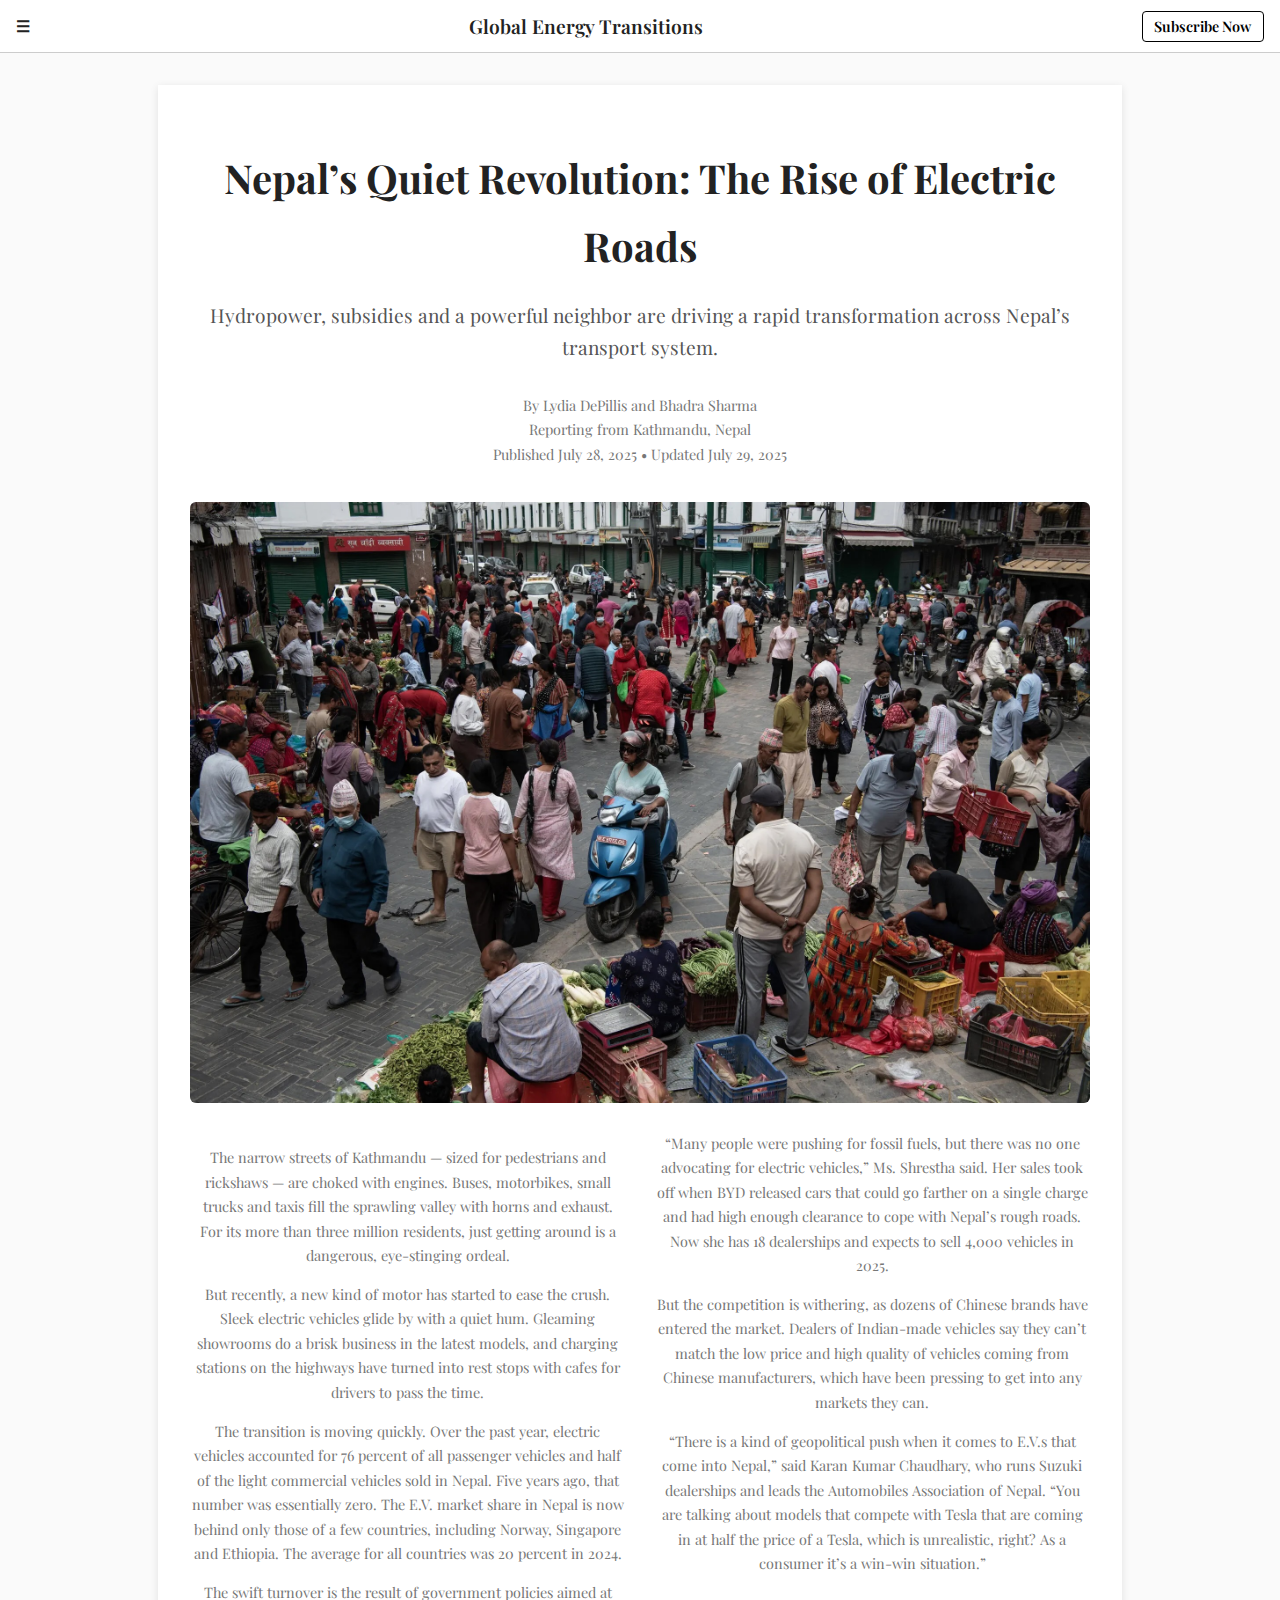
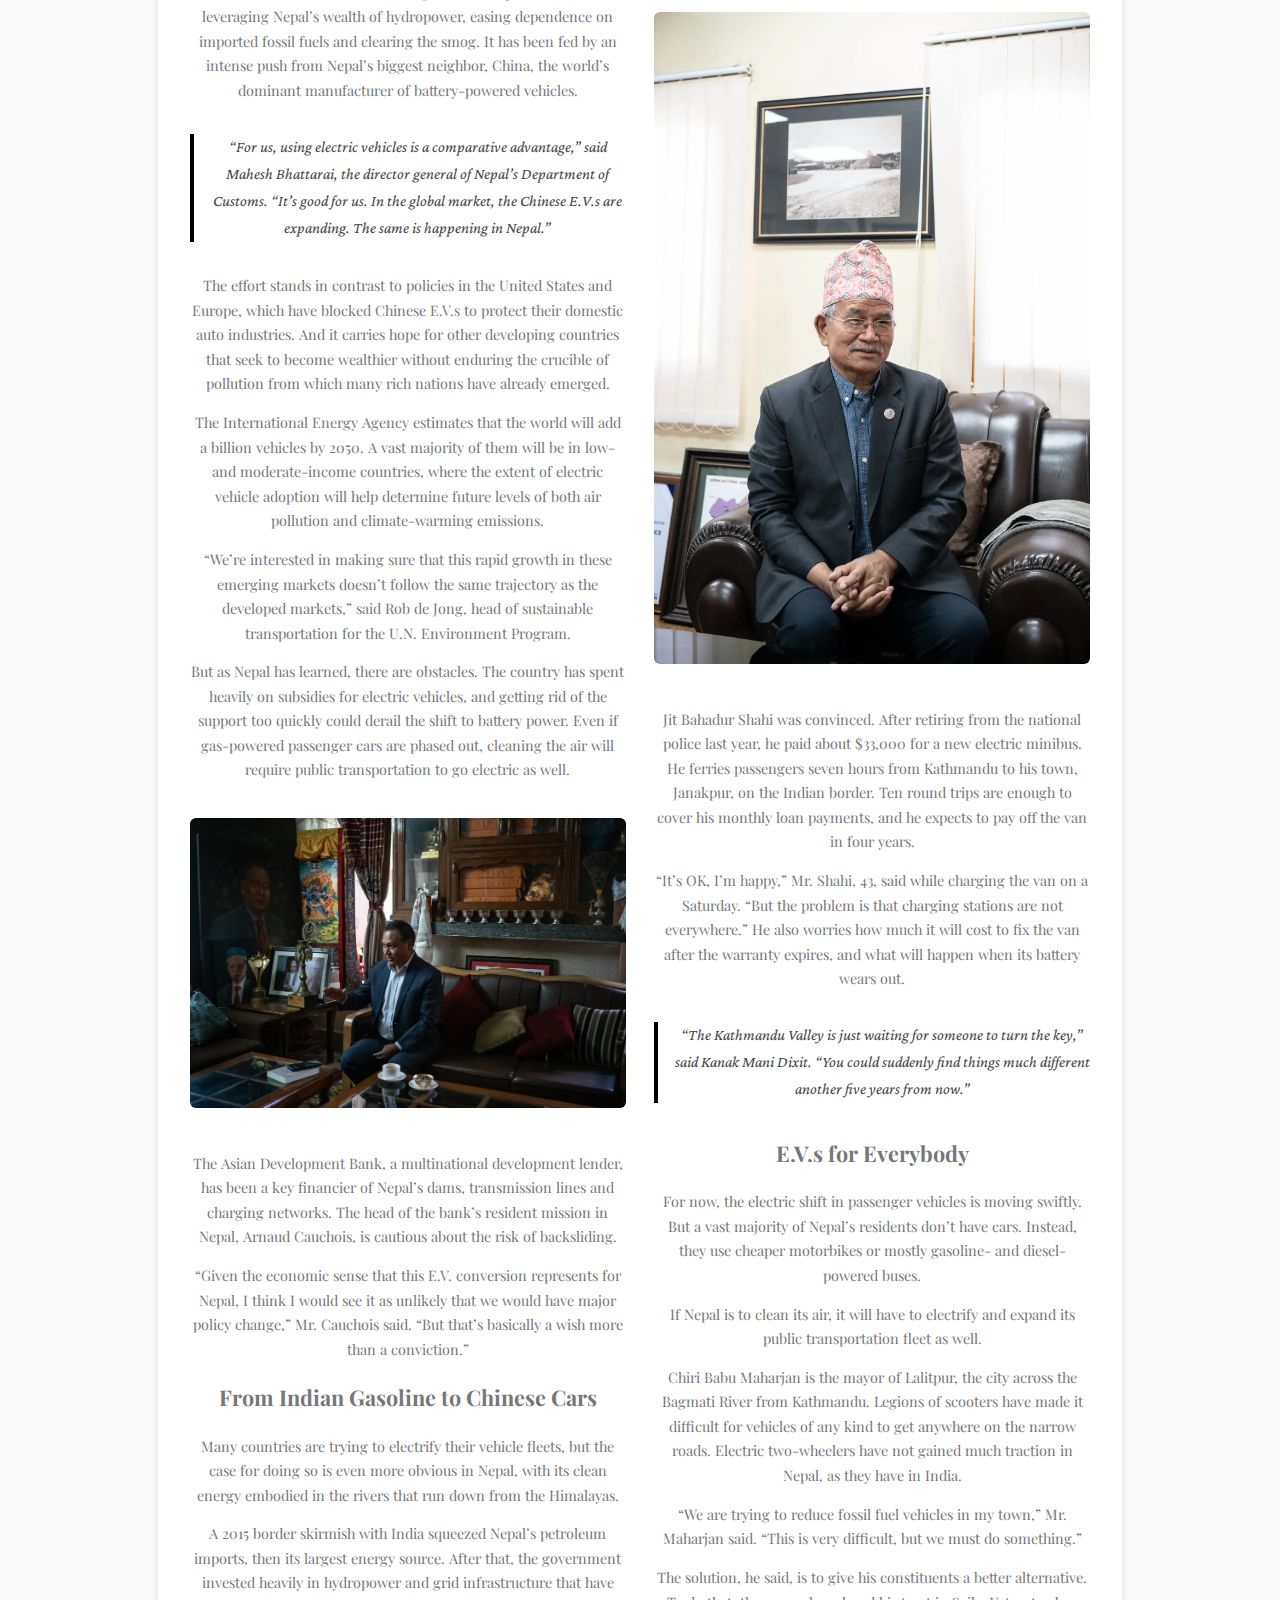
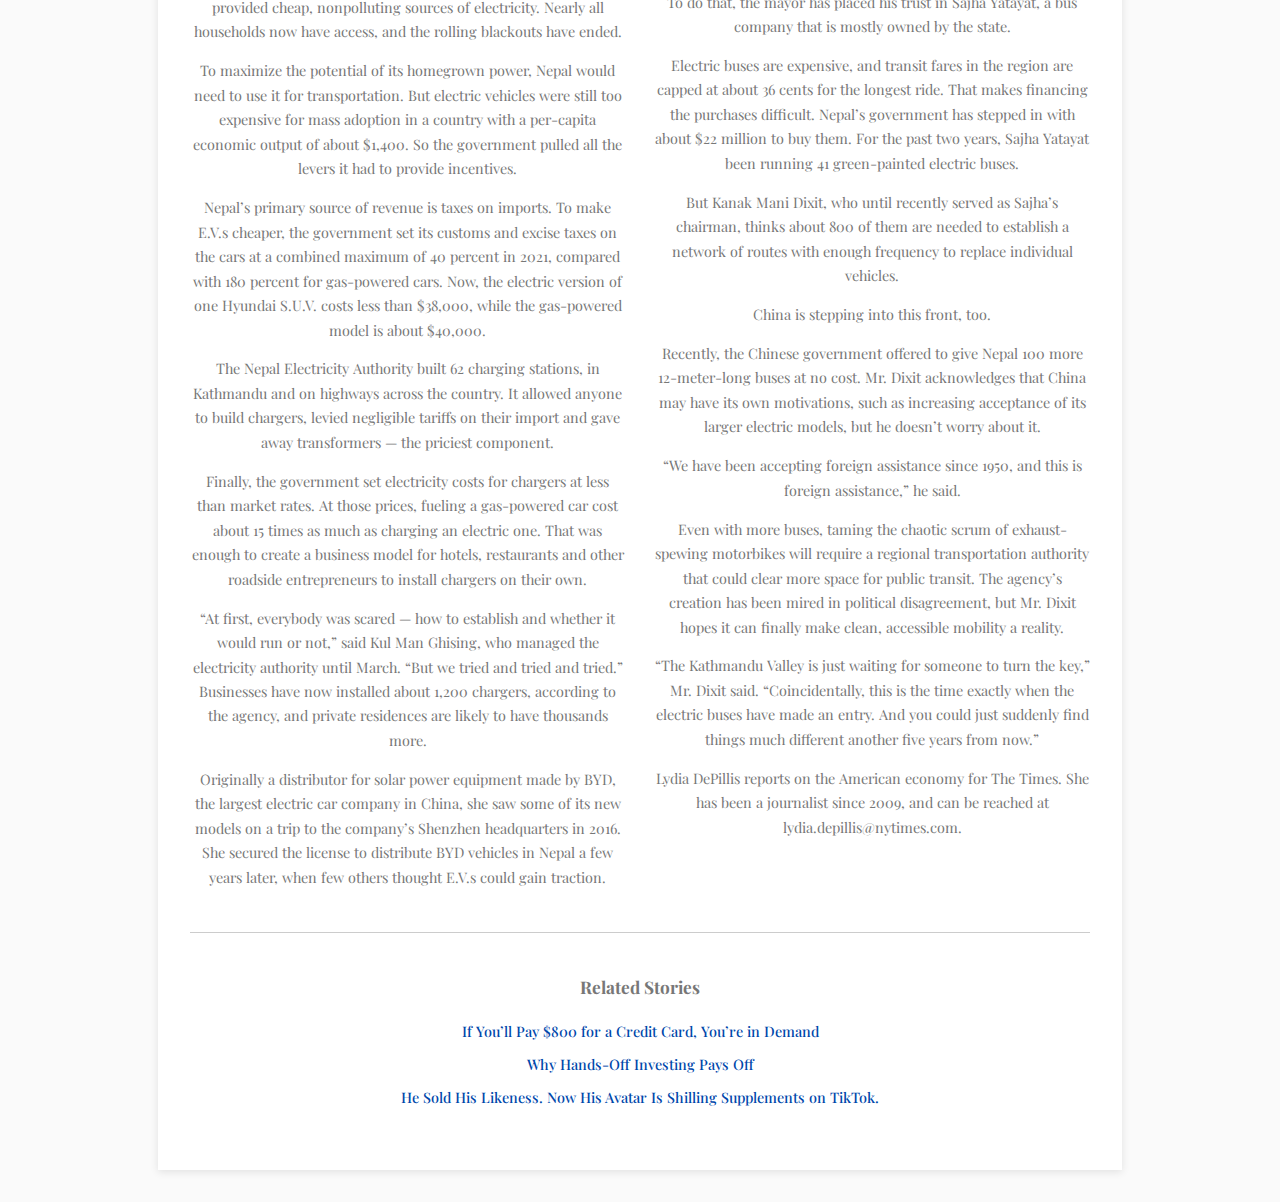
<file: FrazierLayout/index.html>
<!DOCTYPE html>
<html lang="en">
<head>
    <meta charset="UTF-8">
    <meta name="viewport" content="width=device-width, initial-scale=1.0">
    <title>Nepal’s Quiet Revolution: The Rise of Electric Roads</title>
    <link href="https://fonts.googleapis.com/css2?family=Playfair+Display:wght@400;600;700&family=Crimson+Pro:ital,wght@0,400;1,400&display=swap" rel="stylesheet">
    <link rel="stylesheet" href="stylesheet.css">
</head>

<body>
    <header class="masthead">
        <div class="masthead-left">☰</div>
        <div class="masthead-center">Global Energy Transitions</div>
        <div class="masthead-right"><a href="#" class="subscribe">Subscribe Now</a></div>
    </header>

    <div id="content">
        <h1 class="headline">Nepal’s Quiet Revolution: The Rise of Electric Roads</h1>
        <p class="chatter">Hydropower, subsidies and a powerful neighbor are driving a rapid transformation across Nepal’s transport system.</p>
        <div class="byline">By Lydia DePillis and Bhadra Sharma<br>Reporting from Kathmandu, Nepal<br>Published July 28, 2025 • Updated July 29, 2025</p>

        <img src="image1.jpeg" alt="Street scene in Kathmandu" class="wide-image">

        <div class="article-body">
            <p>The narrow streets of Kathmandu — sized for pedestrians and rickshaws — are choked with engines. Buses, motorbikes, small trucks and taxis fill the sprawling valley with horns and exhaust. For its more than three million residents, just getting around is a dangerous, eye-stinging ordeal.</p>

            <p>But recently, a new kind of motor has started to ease the crush. Sleek electric vehicles glide by with a quiet hum. Gleaming showrooms do a brisk business in the latest models, and charging stations on the highways have turned into rest stops with cafes for drivers to pass the time.</p>

            <p>The transition is moving quickly. Over the past year, electric vehicles accounted for 76 percent of all passenger vehicles and half of the light commercial vehicles sold in Nepal. Five years ago, that number was essentially zero. The E.V. market share in Nepal is now behind only those of a few countries, including Norway, Singapore and Ethiopia. The average for all countries was 20 percent in 2024.</p>

            <p>The swift turnover is the result of government policies aimed at leveraging Nepal’s wealth of hydropower, easing dependence on imported fossil fuels and clearing the smog. It has been fed by an intense push from Nepal’s biggest neighbor, China, the world’s dominant manufacturer of battery-powered vehicles.</p>

            <blockquote>“For us, using electric vehicles is a comparative advantage,” said Mahesh Bhattarai, the director general of Nepal’s Department of Customs. “It’s good for us. In the global market, the Chinese E.V.s are expanding. The same is happening in Nepal.”</blockquote>

            <p>The effort stands in contrast to policies in the United States and Europe, which have blocked Chinese E.V.s to protect their domestic auto industries. And it carries hope for other developing countries that seek to become wealthier without enduring the crucible of pollution from which many rich nations have already emerged.</p>

            <p>The International Energy Agency estimates that the world will add a billion vehicles by 2050. A vast majority of them will be in low- and moderate-income countries, where the extent of electric vehicle adoption will help determine future levels of both air pollution and climate-warming emissions.</p>

            <p>“We’re interested in making sure that this rapid growth in these emerging markets doesn’t follow the same trajectory as the developed markets,” said Rob de Jong, head of sustainable transportation for the U.N. Environment Program.</p>

            <p>But as Nepal has learned, there are obstacles. The country has spent heavily on subsidies for electric vehicles, and getting rid of the support too quickly could derail the shift to battery power. Even if gas-powered passenger cars are phased out, cleaning the air will require public transportation to go electric as well.</p>

            <img src="image3.jpeg" alt="Nepalese official in discussion" class="half-image">

            <p>The Asian Development Bank, a multinational development lender, has been a key financier of Nepal’s dams, transmission lines and charging networks. The head of the bank’s resident mission in Nepal, Arnaud Cauchois, is cautious about the risk of backsliding.</p>

            <p>“Given the economic sense that this E.V. conversion represents for Nepal, I think I would see it as unlikely that we would have major policy change,” Mr. Cauchois said. “But that’s basically a wish more than a conviction.”</p>

            <h2>From Indian Gasoline to Chinese Cars</h2>

            <p>Many countries are trying to electrify their vehicle fleets, but the case for doing so is even more obvious in Nepal, with its clean energy embodied in the rivers that run down from the Himalayas.</p>

            <p>A 2015 border skirmish with India squeezed Nepal’s petroleum imports, then its largest energy source. After that, the government invested heavily in hydropower and grid infrastructure that have provided cheap, nonpolluting sources of electricity. Nearly all households now have access, and the rolling blackouts have ended.</p>

            <p>To maximize the potential of its homegrown power, Nepal would need to use it for transportation. But electric vehicles were still too expensive for mass adoption in a country with a per-capita economic output of about $1,400. So the government pulled all the levers it had to provide incentives.</p>

            <p>Nepal’s primary source of revenue is taxes on imports. To make E.V.s cheaper, the government set its customs and excise taxes on the cars at a combined maximum of 40 percent in 2021, compared with 180 percent for gas-powered cars. Now, the electric version of one Hyundai S.U.V. costs less than $38,000, while the gas-powered model is about $40,000.</p>

            <p>The Nepal Electricity Authority built 62 charging stations, in Kathmandu and on highways across the country. It allowed anyone to build chargers, levied negligible tariffs on their import and gave away transformers — the priciest component.</p>

            <p>Finally, the government set electricity costs for chargers at less than market rates. At those prices, fueling a gas-powered car cost about 15 times as much as charging an electric one. That was enough to create a business model for hotels, restaurants and other roadside entrepreneurs to install chargers on their own.</p>

            <p>“At first, everybody was scared — how to establish and whether it would run or not,” said Kul Man Ghising, who managed the electricity authority until March. “But we tried and tried and tried.” Businesses have now installed about 1,200 chargers, according to the agency, and private residences are likely to have thousands more.</p>

            <p>Originally a distributor for solar power equipment made by BYD, the largest electric car company in China, she saw some of its new models on a trip to the company’s Shenzhen headquarters in 2016. She secured the license to distribute BYD vehicles in Nepal a few years later, when few others thought E.V.s could gain traction.</p>

            <p>“Many people were pushing for fossil fuels, but there was no one advocating for electric vehicles,” Ms. Shrestha said. Her sales took off when BYD released cars that could go farther on a single charge and had high enough clearance to cope with Nepal’s rough roads. Now she has 18 dealerships and expects to sell 4,000 vehicles in 2025.</p>

            <p>But the competition is withering, as dozens of Chinese brands have entered the market. Dealers of Indian-made vehicles say they can’t match the low price and high quality of vehicles coming from Chinese manufacturers, which have been pressing to get into any markets they can.</p>

            <p>“There is a kind of geopolitical push when it comes to E.V.s that come into Nepal,” said Karan Kumar Chaudhary, who runs Suzuki dealerships and leads the Automobiles Association of Nepal. “You are talking about models that compete with Tesla that are coming in at half the price of a Tesla, which is unrealistic, right? As a consumer it’s a win-win situation.”</p>

            <img src="image9.jpeg" alt="Mahesh Bhattarai portrait" class="half-image">

            <p>Jit Bahadur Shahi was convinced. After retiring from the national police last year, he paid about $33,000 for a new electric minibus. He ferries passengers seven hours from Kathmandu to his town, Janakpur, on the Indian border. Ten round trips are enough to cover his monthly loan payments, and he expects to pay off the van in four years.</p>

            <p>“It’s OK, I’m happy,” Mr. Shahi, 43, said while charging the van on a Saturday. “But the problem is that charging stations are not everywhere.” He also worries how much it will cost to fix the van after the warranty expires, and what will happen when its battery wears out.</p>

            <blockquote>“The Kathmandu Valley is just waiting for someone to turn the key,” said Kanak Mani Dixit. “You could suddenly find things much different another five years from now.”</blockquote>

            <h2>E.V.s for Everybody</h2>

            <p>For now, the electric shift in passenger vehicles is moving swiftly. But a vast majority of Nepal’s residents don’t have cars. Instead, they use cheaper motorbikes or mostly gasoline- and diesel-powered buses.</p>

            <p>If Nepal is to clean its air, it will have to electrify and expand its public transportation fleet as well.</p>

            <p>Chiri Babu Maharjan is the mayor of Lalitpur, the city across the Bagmati River from Kathmandu. Legions of scooters have made it difficult for vehicles of any kind to get anywhere on the narrow roads. Electric two-wheelers have not gained much traction in Nepal, as they have in India.</p>

            <p>“We are trying to reduce fossil fuel vehicles in my town,” Mr. Maharjan said. “This is very difficult, but we must do something.”</p>

            <p>The solution, he said, is to give his constituents a better alternative. To do that, the mayor has placed his trust in Sajha Yatayat, a bus company that is mostly owned by the state.</p>

            <p>Electric buses are expensive, and transit fares in the region are capped at about 36 cents for the longest ride. That makes financing the purchases difficult. Nepal’s government has stepped in with about $22 million to buy them. For the past two years, Sajha Yatayat been running 41 green-painted electric buses.</p>

            <p>But Kanak Mani Dixit, who until recently served as Sajha’s chairman, thinks about 800 of them are needed to establish a network of routes with enough frequency to replace individual vehicles.</p>

            <p>China is stepping into this front, too.</p>

            <p>Recently, the Chinese government offered to give Nepal 100 more 12-meter-long buses at no cost. Mr. Dixit acknowledges that China may have its own motivations, such as increasing acceptance of its larger electric models, but he doesn’t worry about it.</p>

            <p>“We have been accepting foreign assistance since 1950, and this is foreign assistance,” he said.</p>

            <p>Even with more buses, taming the chaotic scrum of exhaust-spewing motorbikes will require a regional transportation authority that could clear more space for public transit. The agency’s creation has been mired in political disagreement, but Mr. Dixit hopes it can finally make clean, accessible mobility a reality.</p>

            <p>“The Kathmandu Valley is just waiting for someone to turn the key,” Mr. Dixit said. “Coincidentally, this is the time exactly when the electric buses have made an entry. And you could just suddenly find things much different another five years from now.”</p>

            <p class="credit">Lydia DePillis reports on the American economy for The Times. She has been a journalist since 2009, and can be reached at lydia.depillis@nytimes.com.</p>
        </div>

        <section class="related-links">
            <h3>Related Stories</h3>
            <ul>
            <li><a href="https://www.nytimes.com/2025/07/28/business/nepal-electric-vehicles-china.html" target="_blank">If You’ll Pay $800 for a Credit Card, You’re in Demand</a></li>
            <li><a href="https://www.nytimes.com/2025/07/28/business/nepal-electric-vehicles-china.html" target="_blank">Why Hands-Off Investing Pays Off</a></li>
            <li><a href="https://www.nytimes.com/2025/07/28/business/nepal-electric-vehicles-china.html" target="_blank">He Sold His Likeness. Now His Avatar Is Shilling Supplements on TikTok.</a></li>
        </ul>
        </section>
    </div>
</body>
</html>
</file>
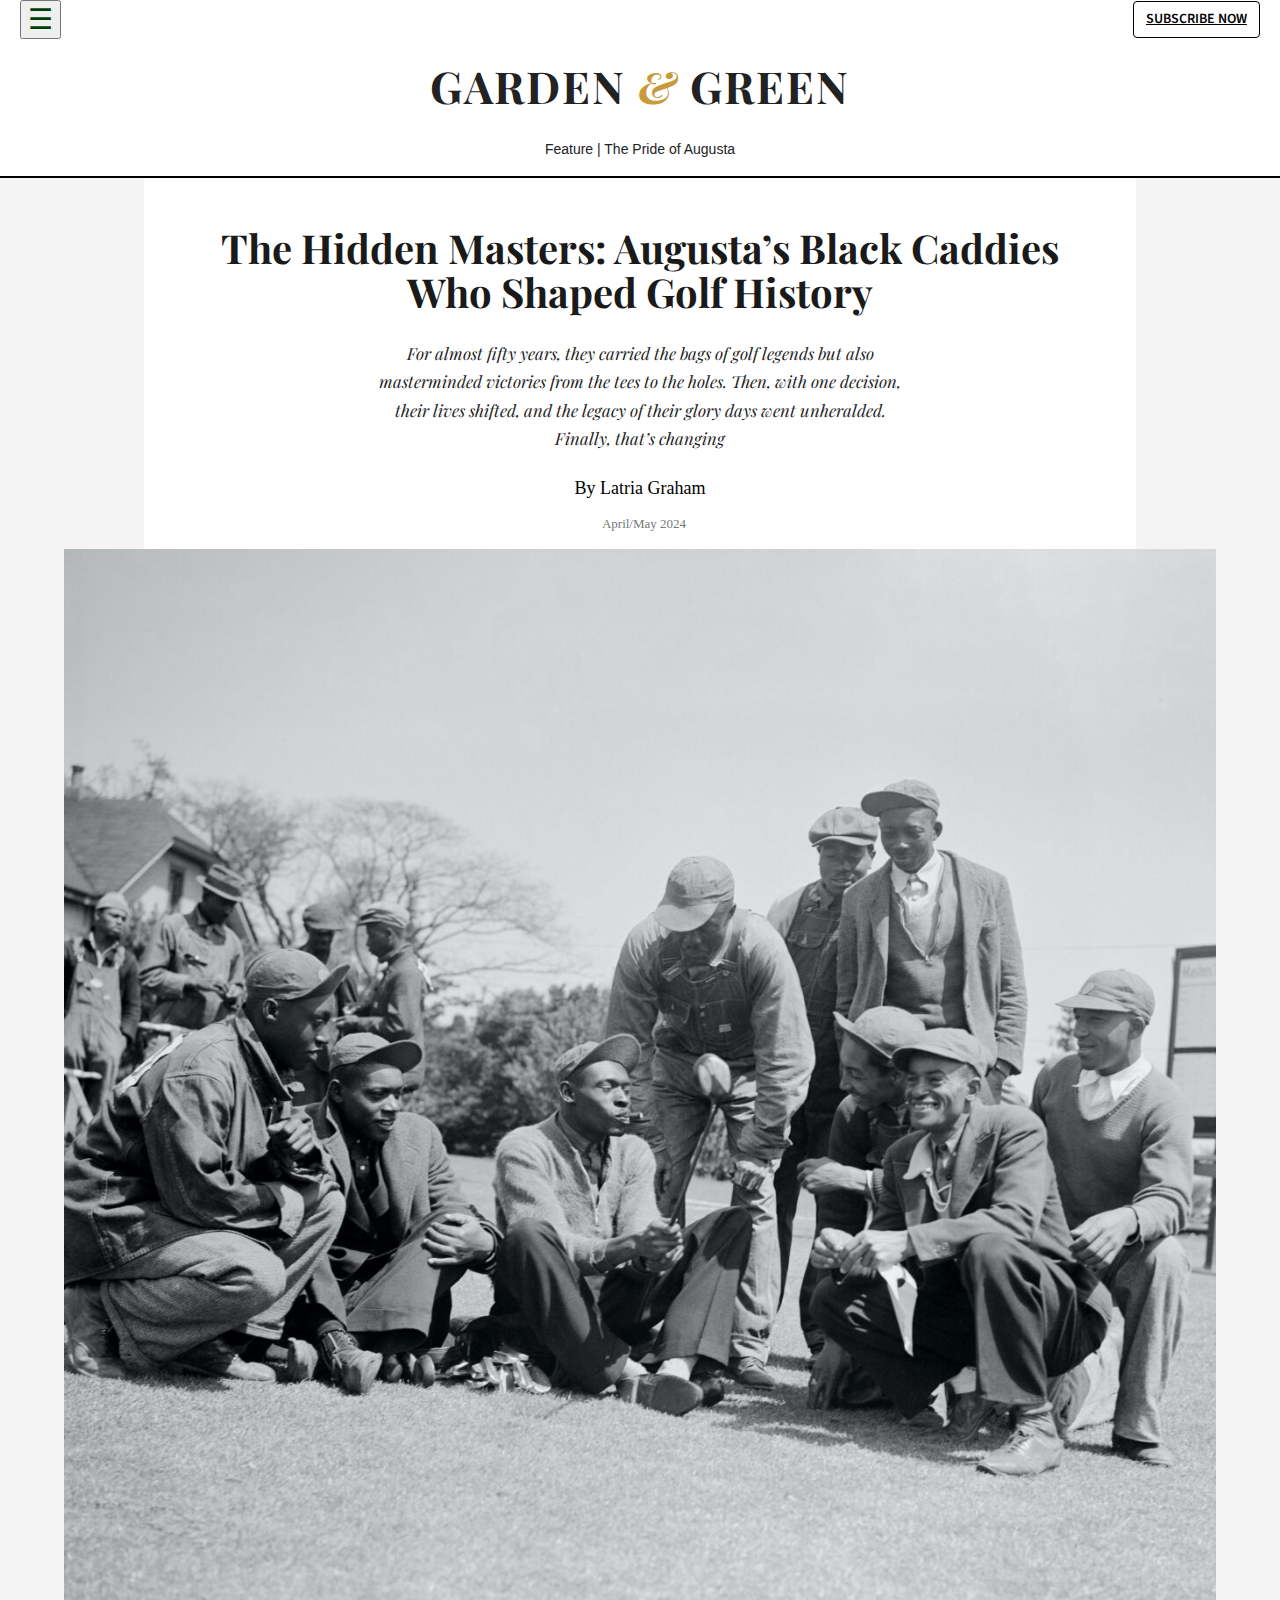
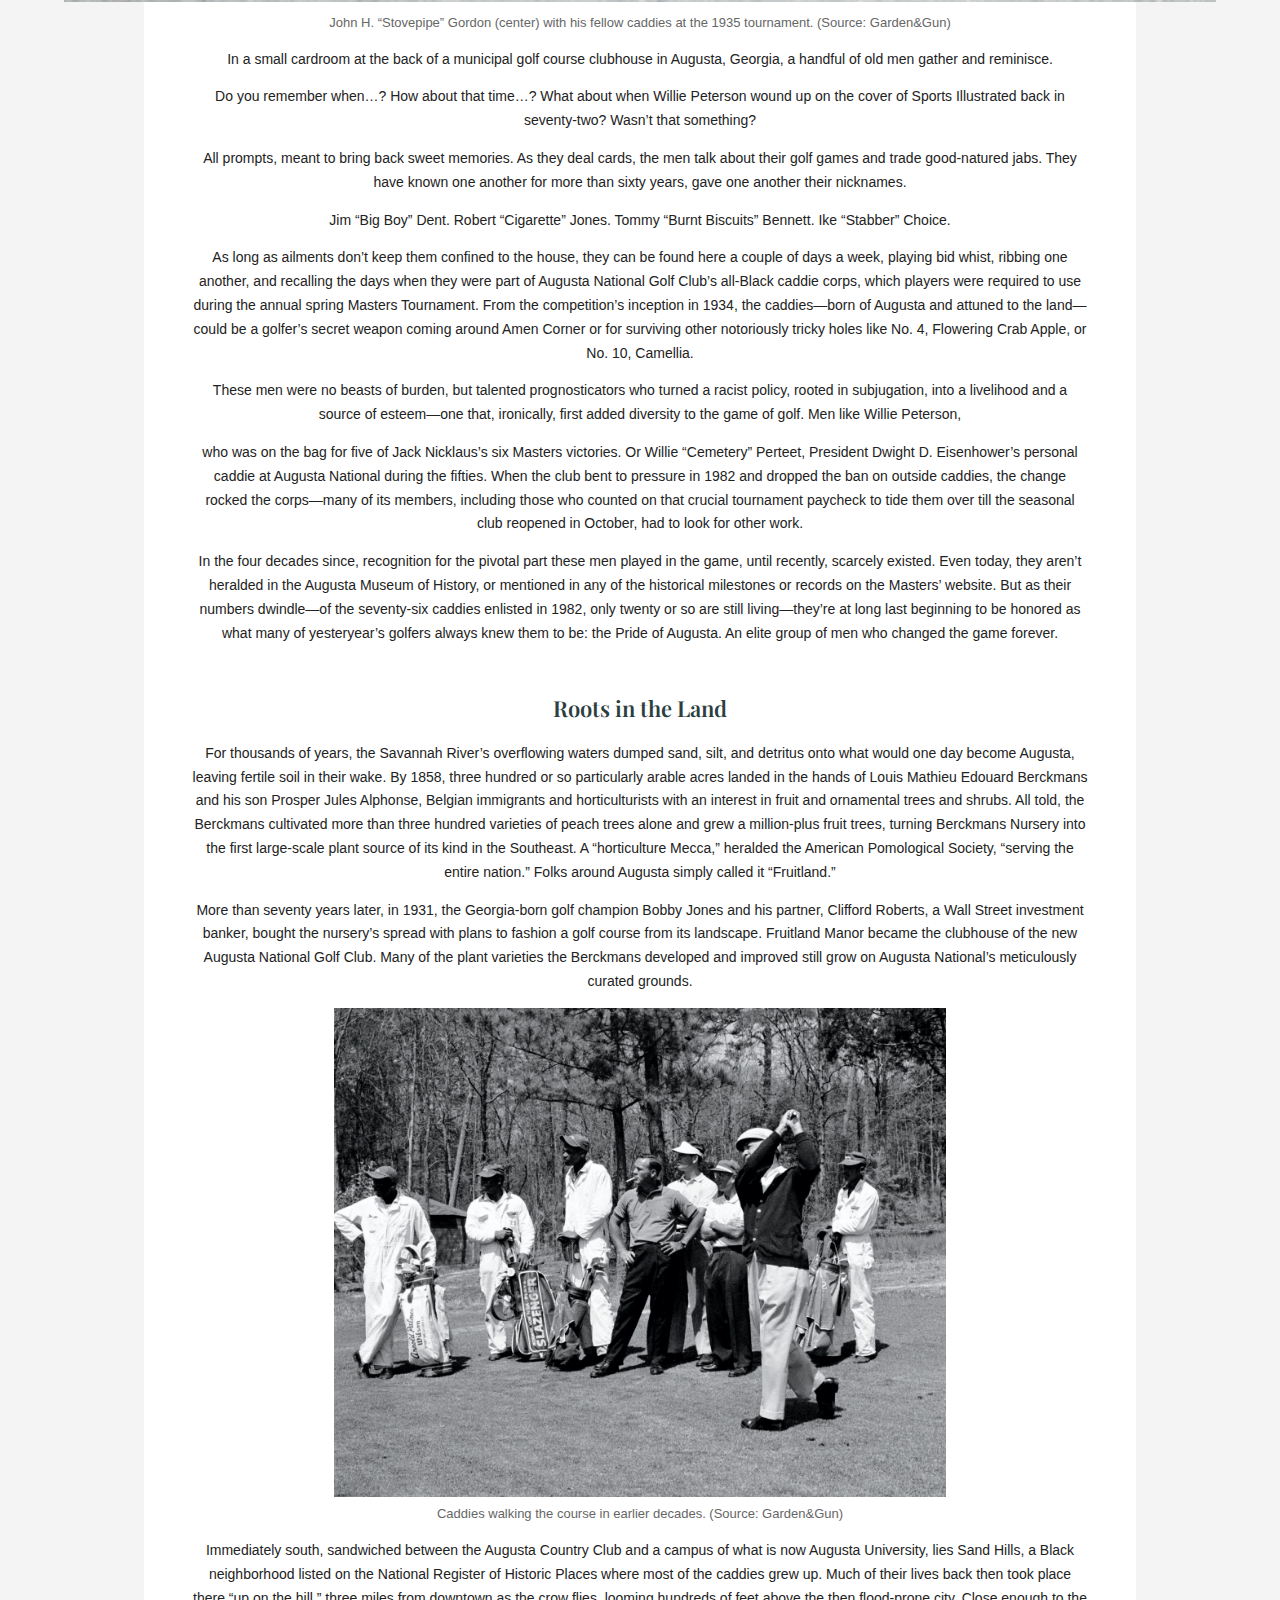
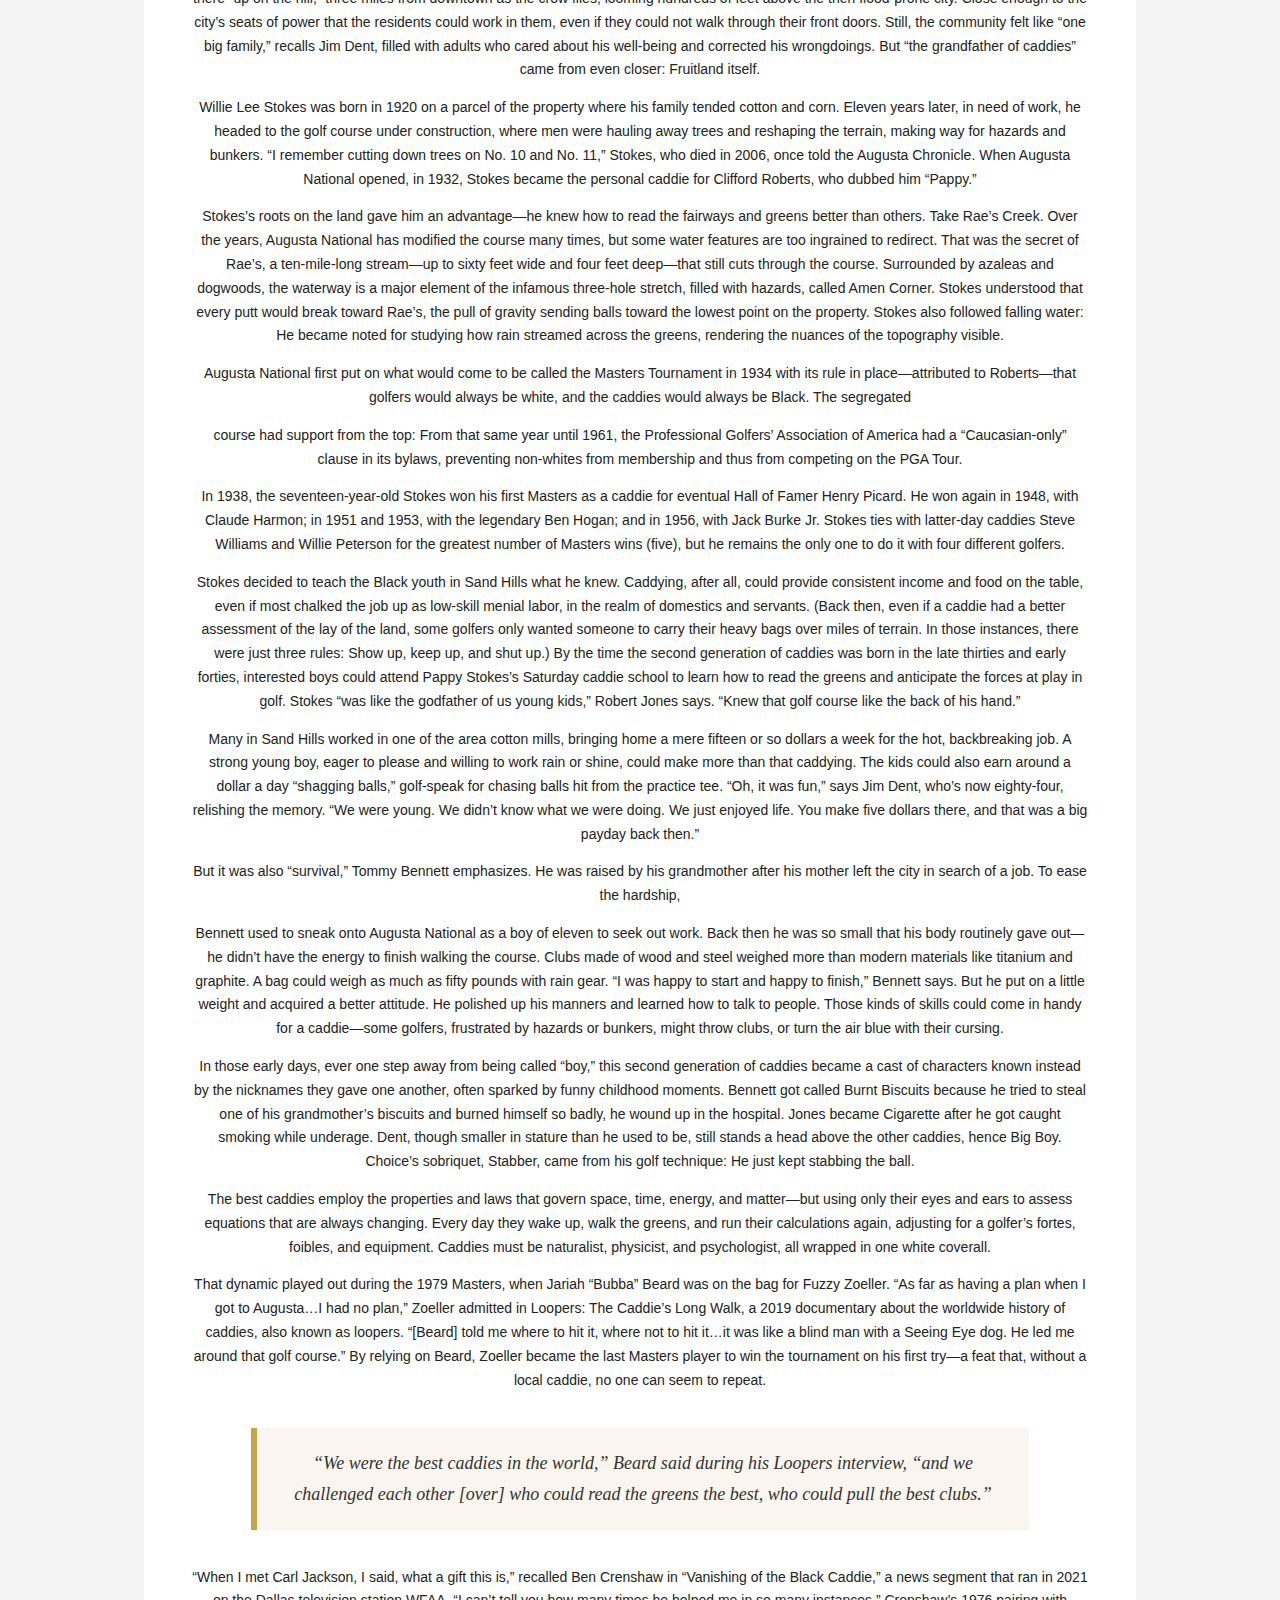
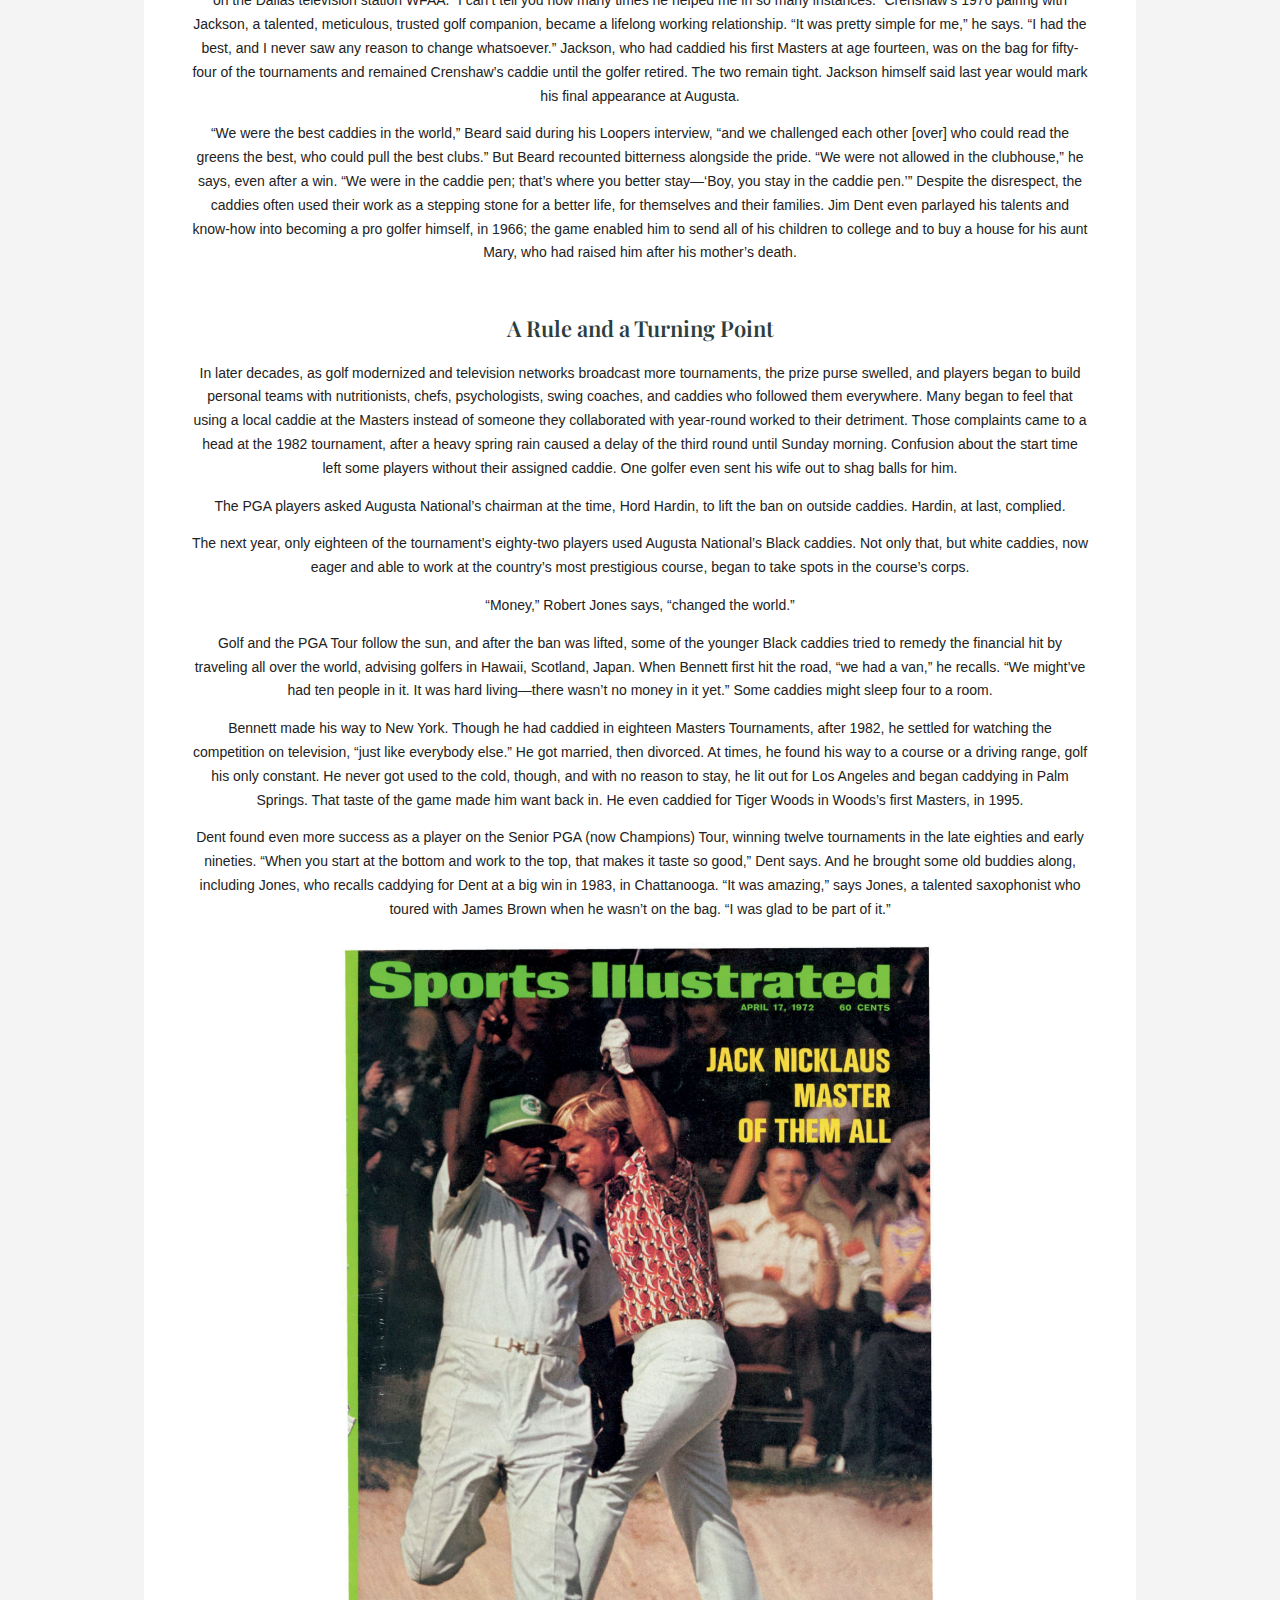
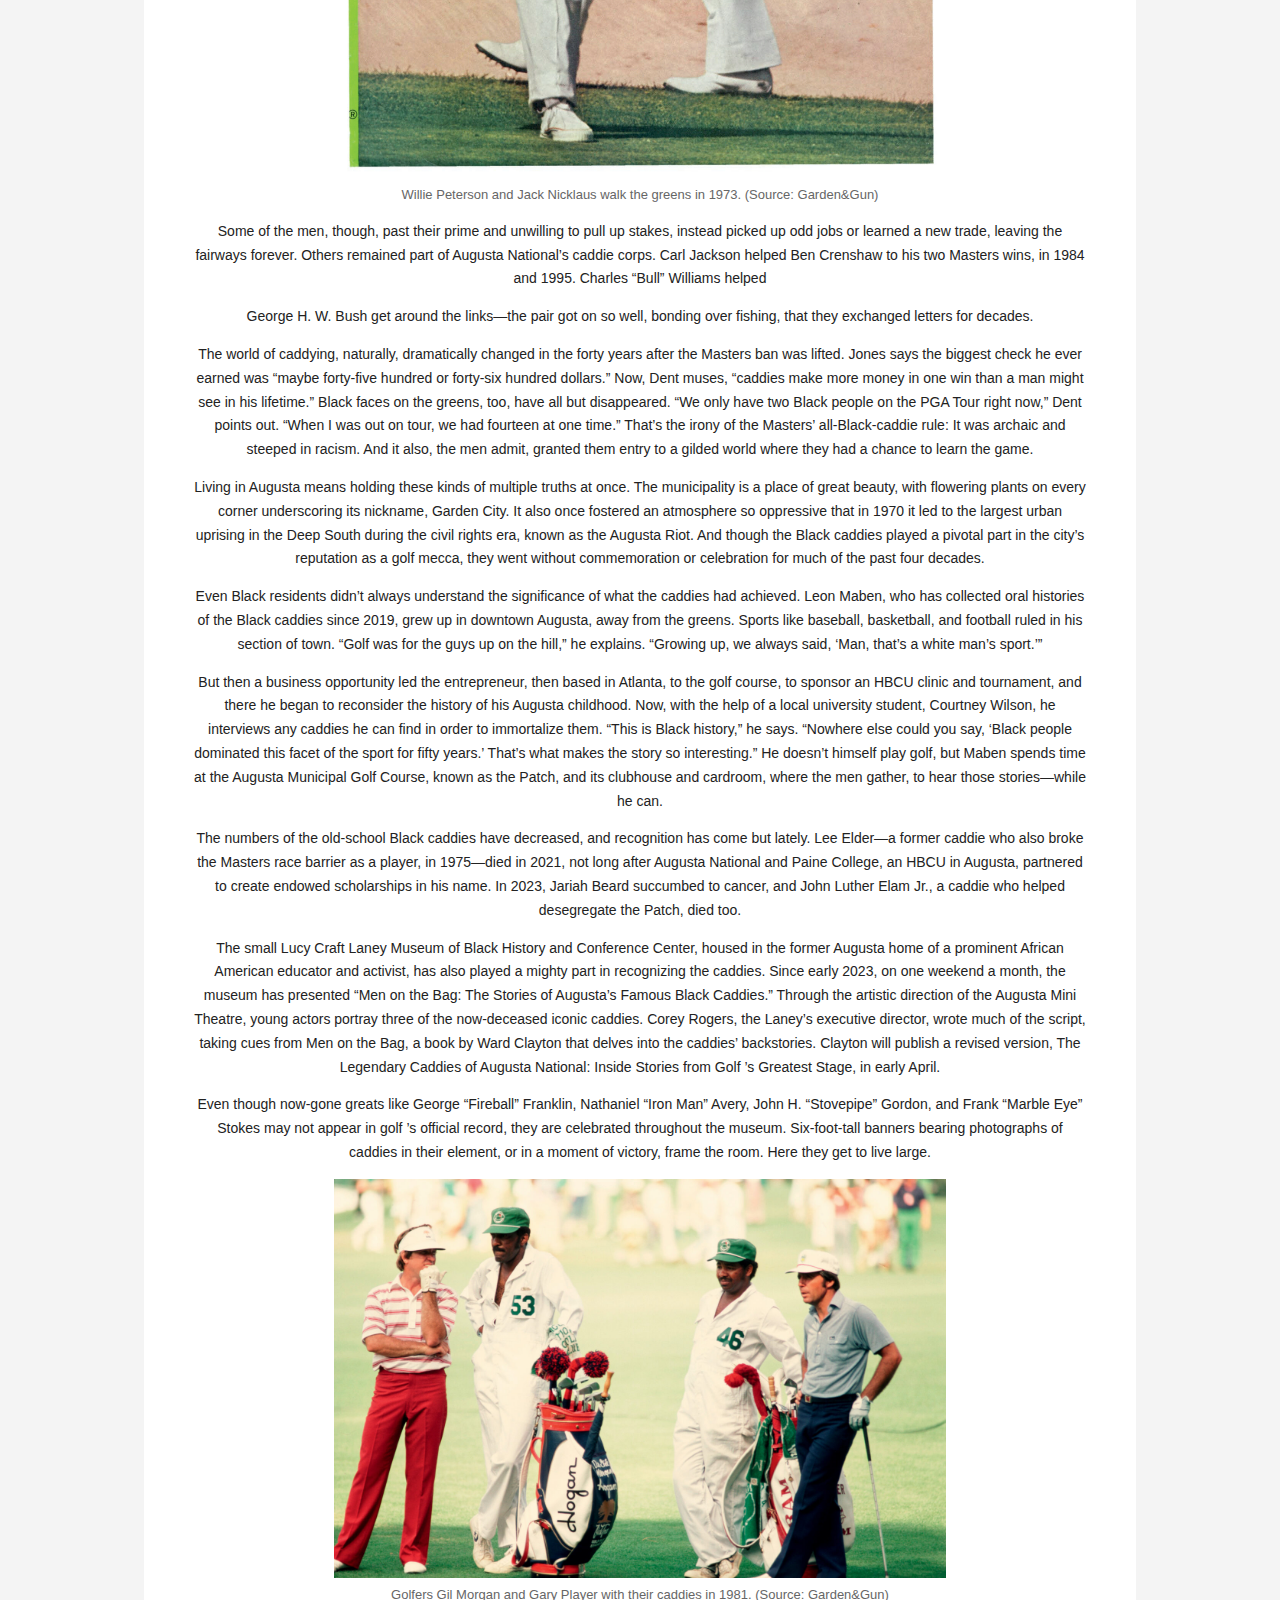
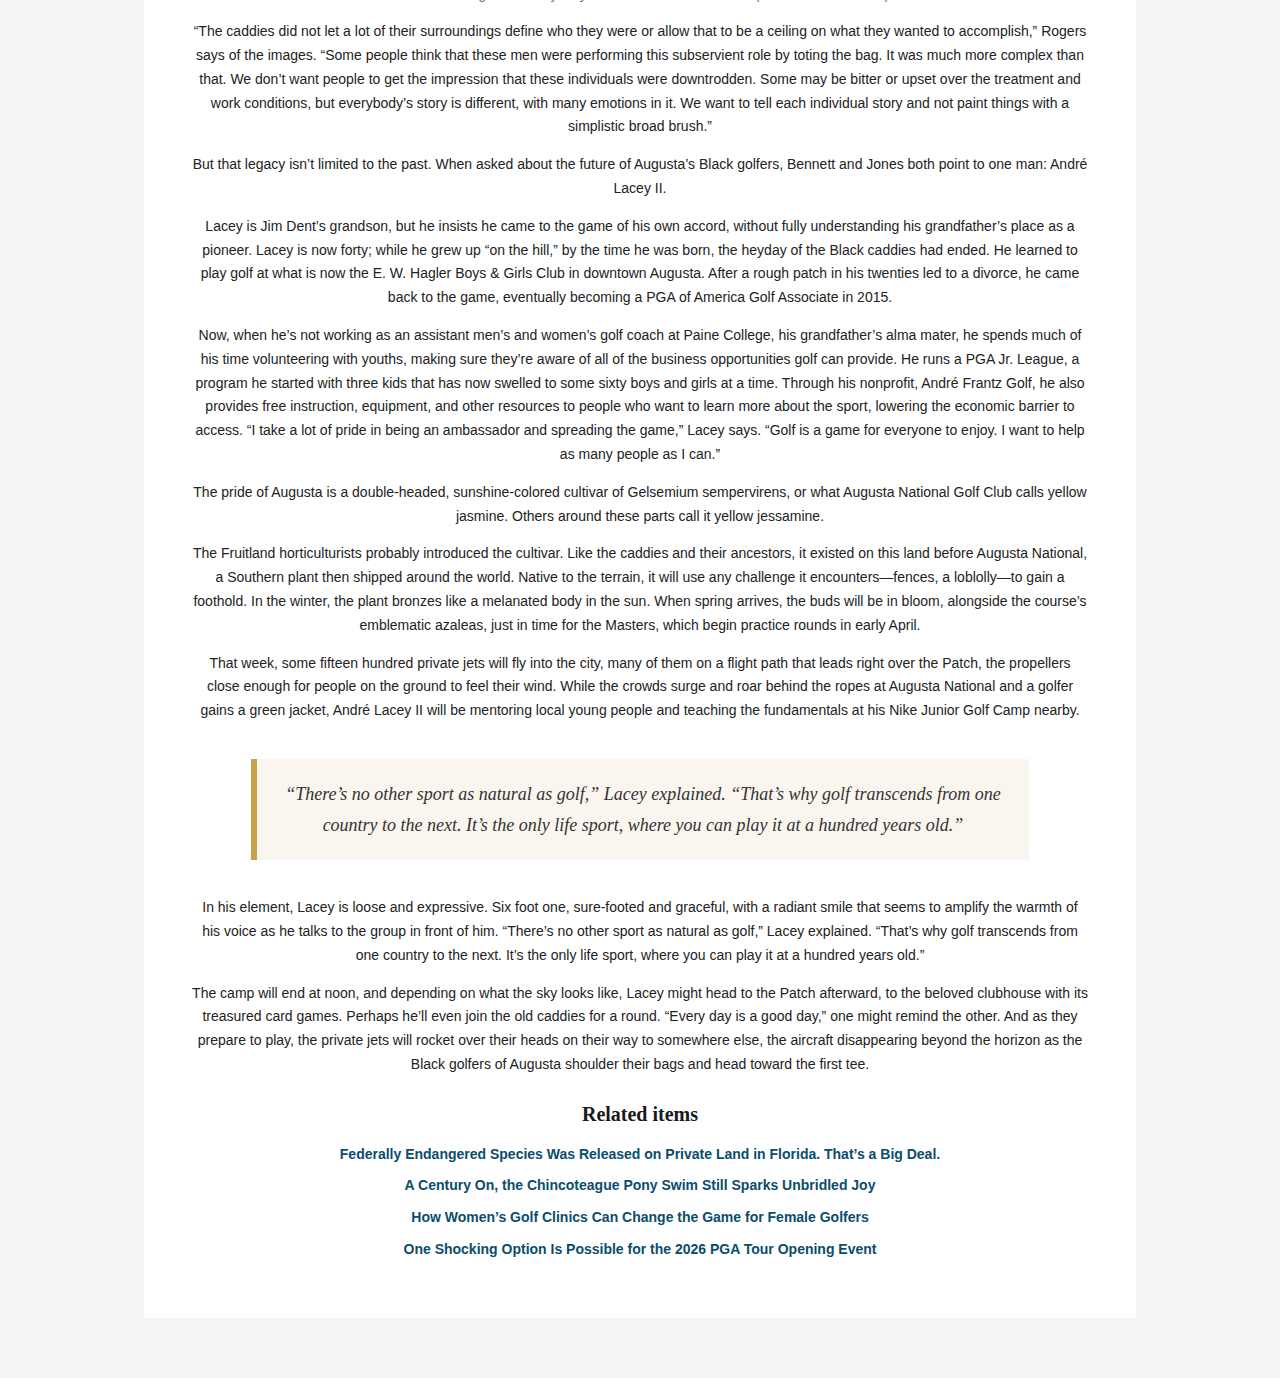
<file: midterm/index.html>
<!DOCTYPE html>
<html lang="en">
<head>
  <meta charset="utf-8" />
  <meta name="viewport" content="width=device-width,initial-scale=1" />
  <title>The Hidden Masters: Augusta’s Black Caddies Who Shaped Golf History</title>
  <link rel="stylesheet" href="stylesheet.css">
  <link href="https://fonts.googleapis.com/css2?family=Playfair+Display:wght@400;700&family=Source+Sans+3:wght@400;600&display=swap" rel="stylesheet">
</head>
<body>
    <!-- I BUILT THIS MYSELF!! -->
  
    <!-- masthead -->
 <header id="masthead" role="banner">
  <div class="masthead-top">
    <button class="burger" aria-label="Menu">&#9776;</button>
    <a href="#" class="subscribe-link">Subscribe Now</a>
  </div>

  <div class="masthead-center">
   <h2 class="pub-name"> Garden <span class="ampersand">&amp;</span> Green </h2>

    <p class="series">Feature | The Pride of Augusta</p>
  </div>
</header>
   <div class="page-wrapper">

      <!-- headline + byline -->
      <h1 class="main-headline">The Hidden Masters: Augusta’s Black Caddies Who Shaped Golf History</h1>
      
      
      <p class="subheading">
        For almost fifty years, they carried the bags of golf legends but also masterminded victories from the tees to the holes. Then, with one decision, their lives shifted, and the legacy of their glory days went unheralded. Finally, that’s changing
      </p>
      <div id="byline">By Latria Graham</div>
        <div class="pub-date">April/May 2024</div>  


      <!-- hero image -->
      <figure class="hero-figure">
        <img src="image1.jpg" alt="John H. “Stovepipe” Gordon (center) with his fellow caddies at the 1935 tournament" class="hero">
        <figcaption class="caption">John H. “Stovepipe” Gordon (center) with his fellow caddies at the 1935 tournament. (Source: Garden&amp;Gun)</figcaption>
      </figure>

      <!-- story text -->
      <p>In a small cardroom at the back of a municipal golf course clubhouse in Augusta, Georgia, a handful of old men gather and reminisce.</p>

      <p>Do you remember when…? How about that time…? What about when Willie Peterson wound up on the cover of Sports Illustrated back in seventy-two? Wasn’t that something?</p>

      <p>All prompts, meant to bring back sweet memories. As they deal cards, the men talk about their golf games and trade good-natured jabs. They have known one another for more than sixty years, gave one another their nicknames.</p>

      <p>Jim “Big Boy” Dent. Robert “Cigarette” Jones. Tommy “Burnt Biscuits” Bennett. Ike “Stabber” Choice.</p>

      <p>As long as ailments don’t keep them confined to the house, they can be found here a couple of days a week, playing bid whist, ribbing one another, and recalling the days when they were part of Augusta National Golf Club’s all-Black caddie corps, which players were required to use during the annual spring Masters Tournament. From the competition’s inception in 1934, the caddies—born of Augusta and attuned to the land—could be a golfer’s secret weapon coming around Amen Corner or for surviving other notoriously tricky holes like No. 4, Flowering Crab Apple, or No. 10, Camellia.</p>

      <p>These men were no beasts of burden, but talented prognosticators who turned a racist policy, rooted in subjugation, into a livelihood and a source of esteem—one that, ironically, first added diversity to the game of golf. Men like Willie Peterson,</p>

      <p>who was on the bag for five of Jack Nicklaus’s six Masters victories. Or Willie “Cemetery” Perteet, President Dwight D. Eisenhower’s personal caddie at Augusta National during the fifties. When the club bent to pressure in 1982 and dropped the ban on outside caddies, the change rocked the corps—many of its members, including those who counted on that crucial tournament paycheck to tide them over till the seasonal club reopened in October, had to look for other work.</p>

      <p>In the four decades since, recognition for the pivotal part these men played in the game, until recently, scarcely existed. Even today, they aren’t heralded in the Augusta Museum of History, or mentioned in any of the historical milestones or records on the Masters’ website. But as their numbers dwindle—of the seventy-six caddies enlisted in 1982, only twenty or so are still living—they’re at long last beginning to be honored as what many of yesteryear’s golfers always knew them to be: the Pride of Augusta. An elite group of men who changed the game forever.</p>

      <h2 class="subhead">Roots in the Land</h2>

      <p>For thousands of years, the Savannah River’s overflowing waters dumped sand, silt, and detritus onto what would one day become Augusta, leaving fertile soil in their wake. By 1858, three hundred or so particularly arable acres landed in the hands of Louis Mathieu Edouard Berckmans and his son Prosper Jules Alphonse, Belgian immigrants and horticulturists with an interest in fruit and ornamental trees and shrubs. All told, the Berckmans cultivated more than three hundred varieties of peach trees alone and grew a million-plus fruit trees, turning Berckmans Nursery into the first large-scale plant source of its kind in the Southeast. A “horticulture Mecca,” heralded the American Pomological Society, “serving the entire nation.” Folks around Augusta simply called it “Fruitland.”</p>

      <p>More than seventy years later, in 1931, the Georgia-born golf champion Bobby Jones and his partner, Clifford Roberts, a Wall Street investment banker, bought the nursery’s spread with plans to fashion a golf course from its landscape. Fruitland Manor became the clubhouse of the new Augusta National Golf Club. Many of the plant varieties the Berckmans developed and improved still grow on Augusta National’s meticulously curated grounds.</p>

      <figure class="inline-photo">
        <img src="image7.jpg" alt="Historic caddies walking the course">
        <figcaption class="caption">Caddies walking the course in earlier decades. (Source: Garden&amp;Gun)</figcaption>
      </figure>

      <p>Immediately south, sandwiched between the Augusta Country Club and a campus of what is now Augusta University, lies Sand Hills, a Black neighborhood listed on the National Register of Historic Places where most of the caddies grew up. Much of their lives back then took place there “up on the hill,” three miles from downtown as the crow flies, looming hundreds of feet above the then flood-prone city. Close enough to the city’s seats of power that the residents could work in them, even if they could not walk through their front doors. Still, the community felt like “one big family,” recalls Jim Dent, filled with adults who cared about his well-being and corrected his wrongdoings. But “the grandfather of caddies” came from even closer: Fruitland itself.</p>

      <p>Willie Lee Stokes was born in 1920 on a parcel of the property where his family tended cotton and corn. Eleven years later, in need of work, he headed to the golf course under construction, where men were hauling away trees and reshaping the terrain, making way for hazards and bunkers. “I remember cutting down trees on No. 10 and No. 11,” Stokes, who died in 2006, once told the Augusta Chronicle. When Augusta National opened, in 1932, Stokes became the personal caddie for Clifford Roberts, who dubbed him “Pappy.”</p>

      <p>Stokes’s roots on the land gave him an advantage—he knew how to read the fairways and greens better than others. Take Rae’s Creek. Over the years, Augusta National has modified the course many times, but some water features are too ingrained to redirect. That was the secret of Rae’s, a ten-mile-long stream—up to sixty feet wide and four feet deep—that still cuts through the course. Surrounded by azaleas and dogwoods, the waterway is a major element of the infamous three-hole stretch, filled with hazards, called Amen Corner. Stokes understood that every putt would break toward Rae’s, the pull of gravity sending balls toward the lowest point on the property. Stokes also followed falling water: He became noted for studying how rain streamed across the greens, rendering the nuances of the topography visible.</p>

      <p>Augusta National first put on what would come to be called the Masters Tournament in 1934 with its rule in place—attributed to Roberts—that golfers would always be white, and the caddies would always be Black. The segregated</p>

      <p>course had support from the top: From that same year until 1961, the Professional Golfers’ Association of America had a “Caucasian-only” clause in its bylaws, preventing non-whites from membership and thus from competing on the PGA Tour.</p>

      <p>In 1938, the seventeen-year-old Stokes won his first Masters as a caddie for eventual Hall of Famer Henry Picard. He won again in 1948, with Claude Harmon; in 1951 and 1953, with the legendary Ben Hogan; and in 1956, with Jack Burke Jr. Stokes ties with latter-day caddies Steve Williams and Willie Peterson for the greatest number of Masters wins (five), but he remains the only one to do it with four different golfers.</p>

      <p>Stokes decided to teach the Black youth in Sand Hills what he knew. Caddying, after all, could provide consistent income and food on the table, even if most chalked the job up as low-skill menial labor, in the realm of domestics and servants. (Back then, even if a caddie had a better assessment of the lay of the land, some golfers only wanted someone to carry their heavy bags over miles of terrain. In those instances, there were just three rules: Show up, keep up, and shut up.) By the time the second generation of caddies was born in the late thirties and early forties, interested boys could attend Pappy Stokes’s Saturday caddie school to learn how to read the greens and anticipate the forces at play in golf. Stokes “was like the godfather of us young kids,” Robert Jones says. “Knew that golf course like the back of his hand.”</p>

      <p>Many in Sand Hills worked in one of the area cotton mills, bringing home a mere fifteen or so dollars a week for the hot, backbreaking job. A strong young boy, eager to please and willing to work rain or shine, could make more than that caddying. The kids could also earn around a dollar a day “shagging balls,” golf-speak for chasing balls hit from the practice tee. “Oh, it was fun,” says Jim Dent, who’s now eighty-four, relishing the memory. “We were young. We didn’t know what we were doing. We just enjoyed life. You make five dollars there, and that was a big payday back then.”</p>

      <p>But it was also “survival,” Tommy Bennett emphasizes. He was raised by his grandmother after his mother left the city in search of a job. To ease the hardship,</p>

      <p>Bennett used to sneak onto Augusta National as a boy of eleven to seek out work. Back then he was so small that his body routinely gave out—he didn’t have the energy to finish walking the course. Clubs made of wood and steel weighed more than modern materials like titanium and graphite. A bag could weigh as much as fifty pounds with rain gear. “I was happy to start and happy to finish,” Bennett says. But he put on a little weight and acquired a better attitude. He polished up his manners and learned how to talk to people. Those kinds of skills could come in handy for a caddie—some golfers, frustrated by hazards or bunkers, might throw clubs, or turn the air blue with their cursing.</p>

      <p>In those early days, ever one step away from being called “boy,” this second generation of caddies became a cast of characters known instead by the nicknames they gave one another, often sparked by funny childhood moments. Bennett got called Burnt Biscuits because he tried to steal one of his grandmother’s biscuits and burned himself so badly, he wound up in the hospital. Jones became Cigarette after he got caught smoking while underage. Dent, though smaller in stature than he used to be, still stands a head above the other caddies, hence Big Boy. Choice’s sobriquet, Stabber, came from his golf technique: He just kept stabbing the ball.</p>

      <p>The best caddies employ the properties and laws that govern space, time, energy, and matter—but using only their eyes and ears to assess equations that are always changing. Every day they wake up, walk the greens, and run their calculations again, adjusting for a golfer’s fortes, foibles, and equipment. Caddies must be naturalist, physicist, and psychologist, all wrapped in one white coverall.</p>

      <p>That dynamic played out during the 1979 Masters, when Jariah “Bubba” Beard was on the bag for Fuzzy Zoeller. “As far as having a plan when I got to Augusta…I had no plan,” Zoeller admitted in Loopers: The Caddie’s Long Walk, a 2019 documentary about the worldwide history of caddies, also known as loopers. “[Beard] told me where to hit it, where not to hit it…it was like a blind man with a Seeing Eye dog. He led me around that golf course.” By relying on Beard, Zoeller became the last Masters player to win the tournament on his first try—a feat that, without a local caddie, no one can seem to repeat.</p>

      <!-- pullquote -->
      <blockquote class="pullquote">“We were the best caddies in the world,” Beard said during his Loopers interview, “and we challenged each other [over] who could read the greens the best, who could pull the best clubs.”</blockquote>

      <p>“When I met Carl Jackson, I said, what a gift this is,” recalled Ben Crenshaw in “Vanishing of the Black Caddie,” a news segment that ran in 2021 on the Dallas television station WFAA. “I can’t tell you how many times he helped me in so many instances.” Crenshaw’s 1976 pairing with Jackson, a talented, meticulous, trusted golf companion, became a lifelong working relationship. “It was pretty simple for me,” he says. “I had the best, and I never saw any reason to change whatsoever.” Jackson, who had caddied his first Masters at age fourteen, was on the bag for fifty-four of the tournaments and remained Crenshaw’s caddie until the golfer retired. The two remain tight. Jackson himself said last year would mark his final appearance at Augusta.</p>

      <p>“We were the best caddies in the world,” Beard said during his Loopers interview, “and we challenged each other [over] who could read the greens the best, who could pull the best clubs.” But Beard recounted bitterness alongside the pride. “We were not allowed in the clubhouse,” he says, even after a win. “We were in the caddie pen; that’s where you better stay—‘Boy, you stay in the caddie pen.’” Despite the disrespect, the caddies often used their work as a stepping stone for a better life, for themselves and their families. Jim Dent even parlayed his talents and know-how into becoming a pro golfer himself, in 1966; the game enabled him to send all of his children to college and to buy a house for his aunt Mary, who had raised him after his mother’s death.</p>

      <h2 class="subhead">A Rule and a Turning Point</h2>

      <p>In later decades, as golf modernized and television networks broadcast more tournaments, the prize purse swelled, and players began to build personal teams with nutritionists, chefs, psychologists, swing coaches, and caddies who followed them everywhere. Many began to feel that using a local caddie at the Masters instead of someone they collaborated with year-round worked to their detriment. Those complaints came to a head at the 1982 tournament, after a heavy spring rain caused a delay of the third round until Sunday morning. Confusion about the start time left some players without their assigned caddie. One golfer even sent his wife out to shag balls for him.</p>

      <p>The PGA players asked Augusta National’s chairman at the time, Hord Hardin, to lift the ban on outside caddies. Hardin, at last, complied.</p>

      <p>The next year, only eighteen of the tournament’s eighty-two players used Augusta National’s Black caddies. Not only that, but white caddies, now eager and able to work at the country’s most prestigious course, began to take spots in the course’s corps.</p>

      <p>“Money,” Robert Jones says, “changed the world.”</p>

      <p>Golf and the PGA Tour follow the sun, and after the ban was lifted, some of the younger Black caddies tried to remedy the financial hit by traveling all over the world, advising golfers in Hawaii, Scotland, Japan. When Bennett first hit the road, “we had a van,” he recalls. “We might’ve had ten people in it. It was hard living—there wasn’t no money in it yet.” Some caddies might sleep four to a room.</p>

      <p>Bennett made his way to New York. Though he had caddied in eighteen Masters Tournaments, after 1982, he settled for watching the competition on television, “just like everybody else.” He got married, then divorced. At times, he found his way to a course or a driving range, golf his only constant. He never got used to the cold, though, and with no reason to stay, he lit out for Los Angeles and began caddying in Palm Springs. That taste of the game made him want back in. He even caddied for Tiger Woods in Woods’s first Masters, in 1995.</p>

      <p>Dent found even more success as a player on the Senior PGA (now Champions) Tour, winning twelve tournaments in the late eighties and early nineties. “When you start at the bottom and work to the top, that makes it taste so good,” Dent says. And he brought some old buddies along, including Jones, who recalls caddying for Dent at a big win in 1983, in Chattanooga. “It was amazing,” says Jones, a talented saxophonist who toured with James Brown when he wasn’t on the bag. “I was glad to be part of it.”</p>

  <figure class="inline-photo">
        <img src="image4.jpg" alt="Willie Peterson and Jack Nicklaus walk the greens in 1973.">
        <figcaption class="caption">Willie Peterson and Jack Nicklaus walk the greens in 1973. (Source: Garden&amp;Gun)</figcaption>
      </figure>

      <p>Some of the men, though, past their prime and unwilling to pull up stakes, instead picked up odd jobs or learned a new trade, leaving the fairways forever. Others remained part of Augusta National’s caddie corps. Carl Jackson helped Ben Crenshaw to his two Masters wins, in 1984 and 1995. Charles “Bull” Williams helped</p>

      <p>George H. W. Bush get around the links—the pair got on so well, bonding over fishing, that they exchanged letters for decades.</p>

      <p>The world of caddying, naturally, dramatically changed in the forty years after the Masters ban was lifted. Jones says the biggest check he ever earned was “maybe forty-five hundred or forty-six hundred dollars.” Now, Dent muses, “caddies make more money in one win than a man might see in his lifetime.” Black faces on the greens, too, have all but disappeared. “We only have two Black people on the PGA Tour right now,” Dent points out. “When I was out on tour, we had fourteen at one time.” That’s the irony of the Masters’ all-Black-caddie rule: It was archaic and steeped in racism. And it also, the men admit, granted them entry to a gilded world where they had a chance to learn the game.</p>

      <p>Living in Augusta means holding these kinds of multiple truths at once. The municipality is a place of great beauty, with flowering plants on every corner underscoring its nickname, Garden City. It also once fostered an atmosphere so oppressive that in 1970 it led to the largest urban uprising in the Deep South during the civil rights era, known as the Augusta Riot. And though the Black caddies played a pivotal part in the city’s reputation as a golf mecca, they went without commemoration or celebration for much of the past four decades.</p>

      <p>Even Black residents didn’t always understand the significance of what the caddies had achieved. Leon Maben, who has collected oral histories of the Black caddies since 2019, grew up in downtown Augusta, away from the greens. Sports like baseball, basketball, and football ruled in his section of town. “Golf was for the guys up on the hill,” he explains. “Growing up, we always said, ‘Man, that’s a white man’s sport.’”</p>

      <p>But then a business opportunity led the entrepreneur, then based in Atlanta, to the golf course, to sponsor an HBCU clinic and tournament, and there he began to reconsider the history of his Augusta childhood. Now, with the help of a local university student, Courtney Wilson, he interviews any caddies he can find in order to immortalize them. “This is Black history,” he says. “Nowhere else could you say, ‘Black people dominated this facet of the sport for fifty years.’ That’s what makes the story so interesting.” He doesn’t himself play golf, but Maben spends time at the Augusta Municipal Golf Course, known as the Patch, and its clubhouse and cardroom, where the men gather, to hear those stories—while he can.</p>

      <p>The numbers of the old-school Black caddies have decreased, and recognition has come but lately. Lee Elder—a former caddie who also broke the Masters race barrier as a player, in 1975—died in 2021, not long after Augusta National and Paine College, an HBCU in Augusta, partnered to create endowed scholarships in his name. In 2023, Jariah Beard succumbed to cancer, and John Luther Elam Jr., a caddie who helped desegregate the Patch, died too.</p>

      <p>The small Lucy Craft Laney Museum of Black History and Conference Center, housed in the former Augusta home of a prominent African American educator and activist, has also played a mighty part in recognizing the caddies. Since early 2023, on one weekend a month, the museum has presented “Men on the Bag: The Stories of Augusta’s Famous Black Caddies.” Through the artistic direction of the Augusta Mini Theatre, young actors portray three of the now-deceased iconic caddies. Corey Rogers, the Laney’s executive director, wrote much of the script, taking cues from Men on the Bag, a book by Ward Clayton that delves into the caddies’ backstories. Clayton will publish a revised version, The Legendary Caddies of Augusta National: Inside Stories from Golf ’s Greatest Stage, in early April.</p>

      <p>Even though now-gone greats like George “Fireball” Franklin, Nathaniel “Iron Man” Avery, John H. “Stovepipe” Gordon, and Frank “Marble Eye” Stokes may not appear in golf ’s official record, they are celebrated throughout the museum. Six-foot-tall banners bearing photographs of caddies in their element, or in a moment of victory, frame the room. Here they get to live large.</p>

 <figure class="inline-photo">
        <img src="image9.jpg" alt="Golfers Gil Morgan and Gary Player with their caddies in 1981.">
        <figcaption class="caption">Golfers Gil Morgan and Gary Player with their caddies in 1981. (Source: Garden&amp;Gun)</figcaption>
      </figure>

      <p>“The caddies did not let a lot of their surroundings define who they were or allow that to be a ceiling on what they wanted to accomplish,” Rogers says of the images. “Some people think that these men were performing this subservient role by toting the bag. It was much more complex than that. We don’t want people to get the impression that these individuals were downtrodden. Some may be bitter or upset over the treatment and work conditions, but everybody’s story is different, with many emotions in it. We want to tell each individual story and not paint things with a simplistic broad brush.”</p>

      <p>But that legacy isn’t limited to the past. When asked about the future of Augusta’s Black golfers, Bennett and Jones both point to one man: André Lacey II.</p>

      <p>Lacey is Jim Dent’s grandson, but he insists he came to the game of his own accord, without fully understanding his grandfather’s place as a pioneer. Lacey is now forty; while he grew up “on the hill,” by the time he was born, the heyday of the Black caddies had ended. He learned to play golf at what is now the E. W. Hagler Boys &amp; Girls Club in downtown Augusta. After a rough patch in his twenties led to a divorce, he came back to the game, eventually becoming a PGA of America Golf Associate in 2015.</p>
     
      <p>Now, when he’s not working as an assistant men’s and women’s golf coach at Paine College, his grandfather’s alma mater, he spends much of his time volunteering with youths, making sure they’re aware of all of the business opportunities golf can provide. He runs a PGA Jr. League, a program he started with three kids that has now swelled to some sixty boys and girls at a time. Through his nonprofit, André Frantz Golf, he also provides free instruction, equipment, and other resources to people who want to learn more about the sport, lowering the economic barrier to access. “I take a lot of pride in being an ambassador and spreading the game,” Lacey says. “Golf is a game for everyone to enjoy. I want to help as many people as I can.”</p>

      <p>The pride of Augusta is a double-headed, sunshine-colored cultivar of Gelsemium sempervirens, or what Augusta National Golf Club calls yellow jasmine. Others around these parts call it yellow jessamine.</p>

      <p>The Fruitland horticulturists probably introduced the cultivar. Like the caddies and their ancestors, it existed on this land before Augusta National, a Southern plant then shipped around the world. Native to the terrain, it will use any challenge it encounters—fences, a loblolly—to gain a foothold. In the winter, the plant bronzes like a melanated body in the sun. When spring arrives, the buds will be in bloom, alongside the course’s emblematic azaleas, just in time for the Masters, which begin practice rounds in early April.</p>

      <p>That week, some fifteen hundred private jets will fly into the city, many of them on a flight path that leads right over the Patch, the propellers close enough for people on the ground to feel their wind. While the crowds surge and roar behind the ropes at Augusta National and a golfer gains a green jacket, André Lacey II will be mentoring local young people and teaching the fundamentals at his Nike Junior Golf Camp nearby.</p>
 
      <!-- pullquote -->
 <blockquote class="pullquote"> “There’s no other sport as natural as golf,” Lacey explained. “That’s why golf transcends from one country to the next. It’s the only life sport, where you can play it at a hundred years old.”
</blockquote>

      <p>In his element, Lacey is loose and expressive. Six foot one, sure-footed and graceful, with a radiant smile that seems to amplify the warmth of his voice as he talks to the group in front of him. “There’s no other sport as natural as golf,” Lacey explained. “That’s why golf transcends from one country to the next. It’s the only life sport, where you can play it at a hundred years old.” </p>
      
      <p>The camp will end at noon, and depending on what the sky looks like, Lacey might head to the Patch afterward, to the beloved clubhouse with its treasured card games. Perhaps he’ll even join the old caddies for a round. “Every day is a good day,” one might remind the other. And as they prepare to play, the private jets will rocket over their heads on their way to somewhere else, the aircraft disappearing beyond the horizon as the Black golfers of Augusta shoulder their bags and head toward the first tee.</p>
      
      <!-- related items -->
      <section id="related">
        <h3>Related items</h3>
        <ul class="related-list">
          <li><a href="https://gardenandgun.com/articles/a-federally-endangered-species-was-released-on-private-land-in-florida-thats-a-big-deal/" target="_new">Federally Endangered Species Was Released on Private Land in Florida. That’s a Big Deal.</a></li>
          <li><a href="https://gardenandgun.com/feature/a-century-on-the-chincoteague-pony-swim-still-sparks-unbridled-joy/" target="_new">A Century On, the Chincoteague Pony Swim Still Sparks Unbridled Joy</a></li>
          <li><a href="https://www.pga.com/story/how-womens-golf-clinics-can-change-the-game-for-female-golfers" target="_new">How Women’s Golf Clinics Can Change the Game for Female Golfers</a></li>
          <li><a href="https://www.si.com/golf/2026-pga-tour-opening-event-shocking-option" target="_new">One Shocking Option Is Possible for the 2026 PGA Tour Opening Event</a></li>
        </ul>
      </section>

  </div>
</body>
</html>
</file>
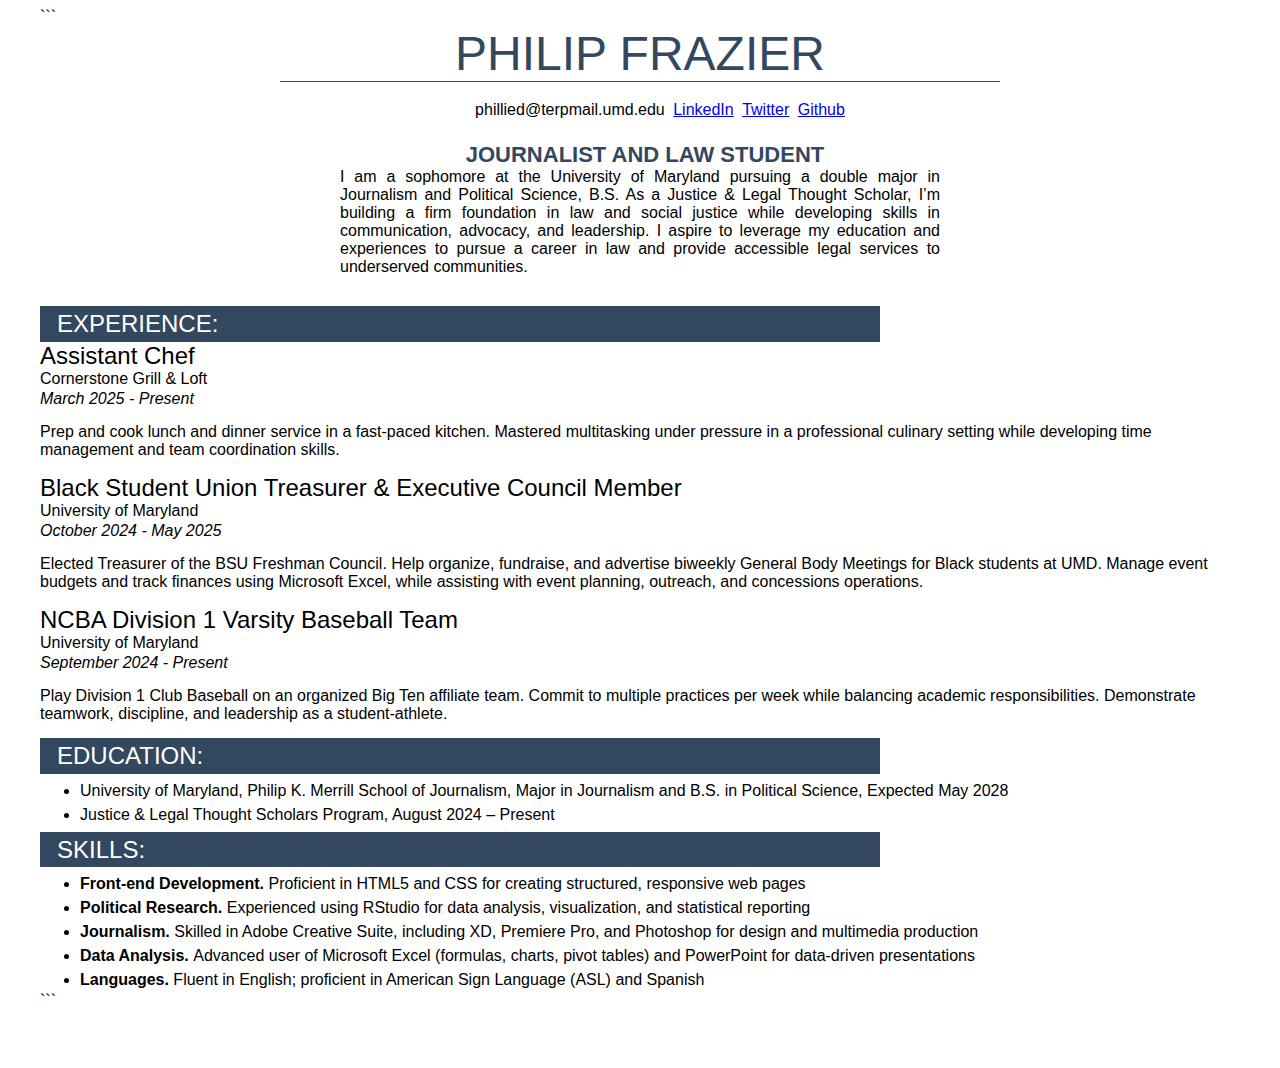
<file: resume-project/index.html>
<!doctype html>

<html lang="en">
<head>
  <meta charset="UTF-8">
  <meta name="viewport" content="width=device-width, initial-scale=1.0">
  <title>Philip Frazier's Resume</title>
  <link rel="stylesheet" href="style.css">
</head>

<body>
  <!-- I BUILT THIS MYSELF!! -->
  <div id="container">

```
<div id="name">PHILIP FRAZIER</div>

<ul class="menu">
  <li>phillied@terpmail.umd.edu</li>
  <li><a href="https://www.linkedin.com/in/philip-frazier-004ab1285/">LinkedIn</a></li>
  <li><a href="https://x.com/philipfrazzy">Twitter</a></li>
  <li><a href="https://github.com/PhillieDefault/philipfrazier-jour352">Github</a></li>
</ul>

<div id="title">JOURNALIST AND LAW STUDENT</div>

<p class="missionstatement">
  I am a sophomore at the University of Maryland pursuing a double major in Journalism and Political Science, B.S. As a Justice & Legal Thought Scholar, I’m building a firm foundation in law and social justice while developing skills in communication, advocacy, and leadership. I aspire to leverage my education and experiences to pursue a career in law and provide accessible legal services to underserved communities.
</p>

<div class="sectionbox">
    <div class="sectionheader">EXPERIENCE:</div>
</div>

<div class="jobtitle">Assistant Chef</div>
<div class="organization">Cornerstone Grill & Loft</div>
<div class="date">March 2025 - Present</div>
<p class="description">
  Prep and cook lunch and dinner service in a fast-paced kitchen. Mastered multitasking under pressure in a professional culinary setting while developing time management and team coordination skills.
</p>

<div class="jobtitle">Black Student Union Treasurer & Executive Council Member</div>
<div class="organization">University of Maryland</div>
<div class="date">October 2024 - May 2025</div>
<p class="description">
  Elected Treasurer of the BSU Freshman Council. Help organize, fundraise, and advertise biweekly General Body Meetings for Black students at UMD. Manage event budgets and track finances using Microsoft Excel, while assisting with event planning, outreach, and concessions operations.
</p>

<div class="jobtitle">NCBA Division 1 Varsity Baseball Team</div>
<div class="organization">University of Maryland</div>
<div class="date">September 2024 - Present</div>
<p class="description">
  Play Division 1 Club Baseball on an organized Big Ten affiliate team. Commit to multiple practices per week while balancing academic responsibilities. Demonstrate teamwork, discipline, and leadership as a student-athlete.
</p>


<div class="sectionbox">
    <div class="sectionheader">EDUCATION:</div>
        </div>
<ul id="degrees">
  <li>University of Maryland, Philip K. Merrill School of Journalism, Major in Journalism and B.S. in Political Science, Expected May 2028 </li>
  
  <li>Justice & Legal Thought Scholars Program, August 2024 – Present
</li>
</ul> 
    

<div class="sectionbox">
    <div class="sectionheader">SKILLS:</div>
        </div>
<ul id="do">
  <li><b>Front-end Development.</b> Proficient in HTML5 and CSS for creating structured, responsive web pages</li>
  <li><b>Political Research.</b> Experienced using RStudio for data analysis, visualization, and statistical reporting</li>
  <li><b>Journalism. </b> Skilled in Adobe Creative Suite, including XD, Premiere Pro, and Photoshop for design and multimedia production</li>
  <li><b>Data Analysis. </b>Advanced user of Microsoft Excel (formulas, charts, pivot tables) and PowerPoint for data-driven presentations</li>
  <li><b>Languages. </b> Fluent in English; proficient in American Sign Language (ASL) and Spanish</li>
</ul>

```

  </div>
</body>
</html>
</file>
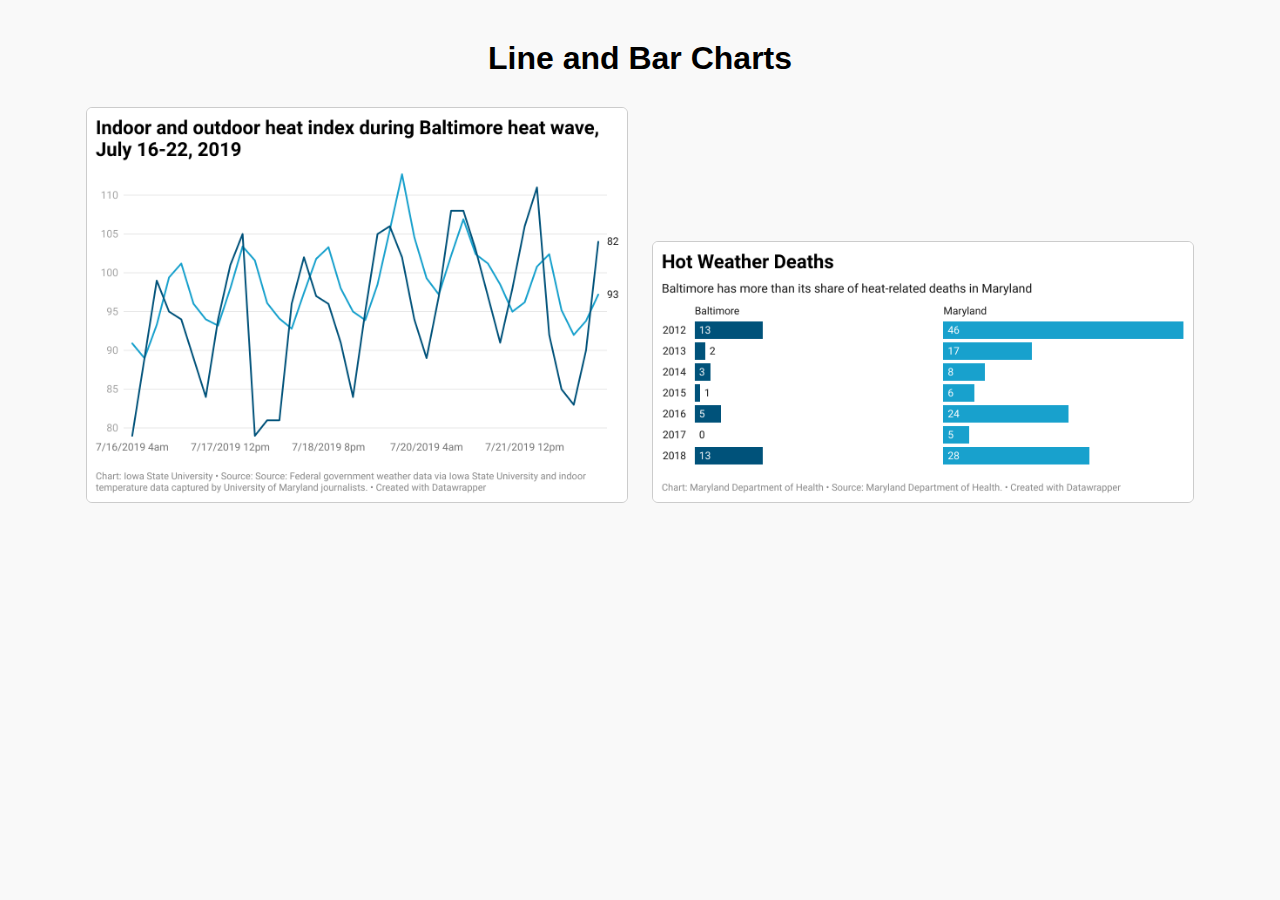
<file: inclass-graphics/inclass-graphics.html>
<!doctype html>
<html lang="en">
<head>
  <meta charset="utf-8">
  <meta name="viewport" content="width=device-width, initial-scale=1">
  <title>Charts Display</title>
  <style>
    body {
      font-family: Arial, sans-serif;
      margin: 40px;
      background-color: #f9f9f9;
      text-align: center;
    }
    img {
      width: 45%;
      max-width: 600px;
      height: auto;
      margin: 10px;
      border: 1px solid #ccc;
      border-radius: 6px;
    }
    h1 {
      margin-bottom: 20px;
    }
  </style>
</head>
<body>
  <h1>Line and Bar Charts</h1>
  <img src="Line Chart.png" alt="Line Chart">
  <img src="Bar Chart.png" alt="Bar Chart">
</body>
</html>
</file>
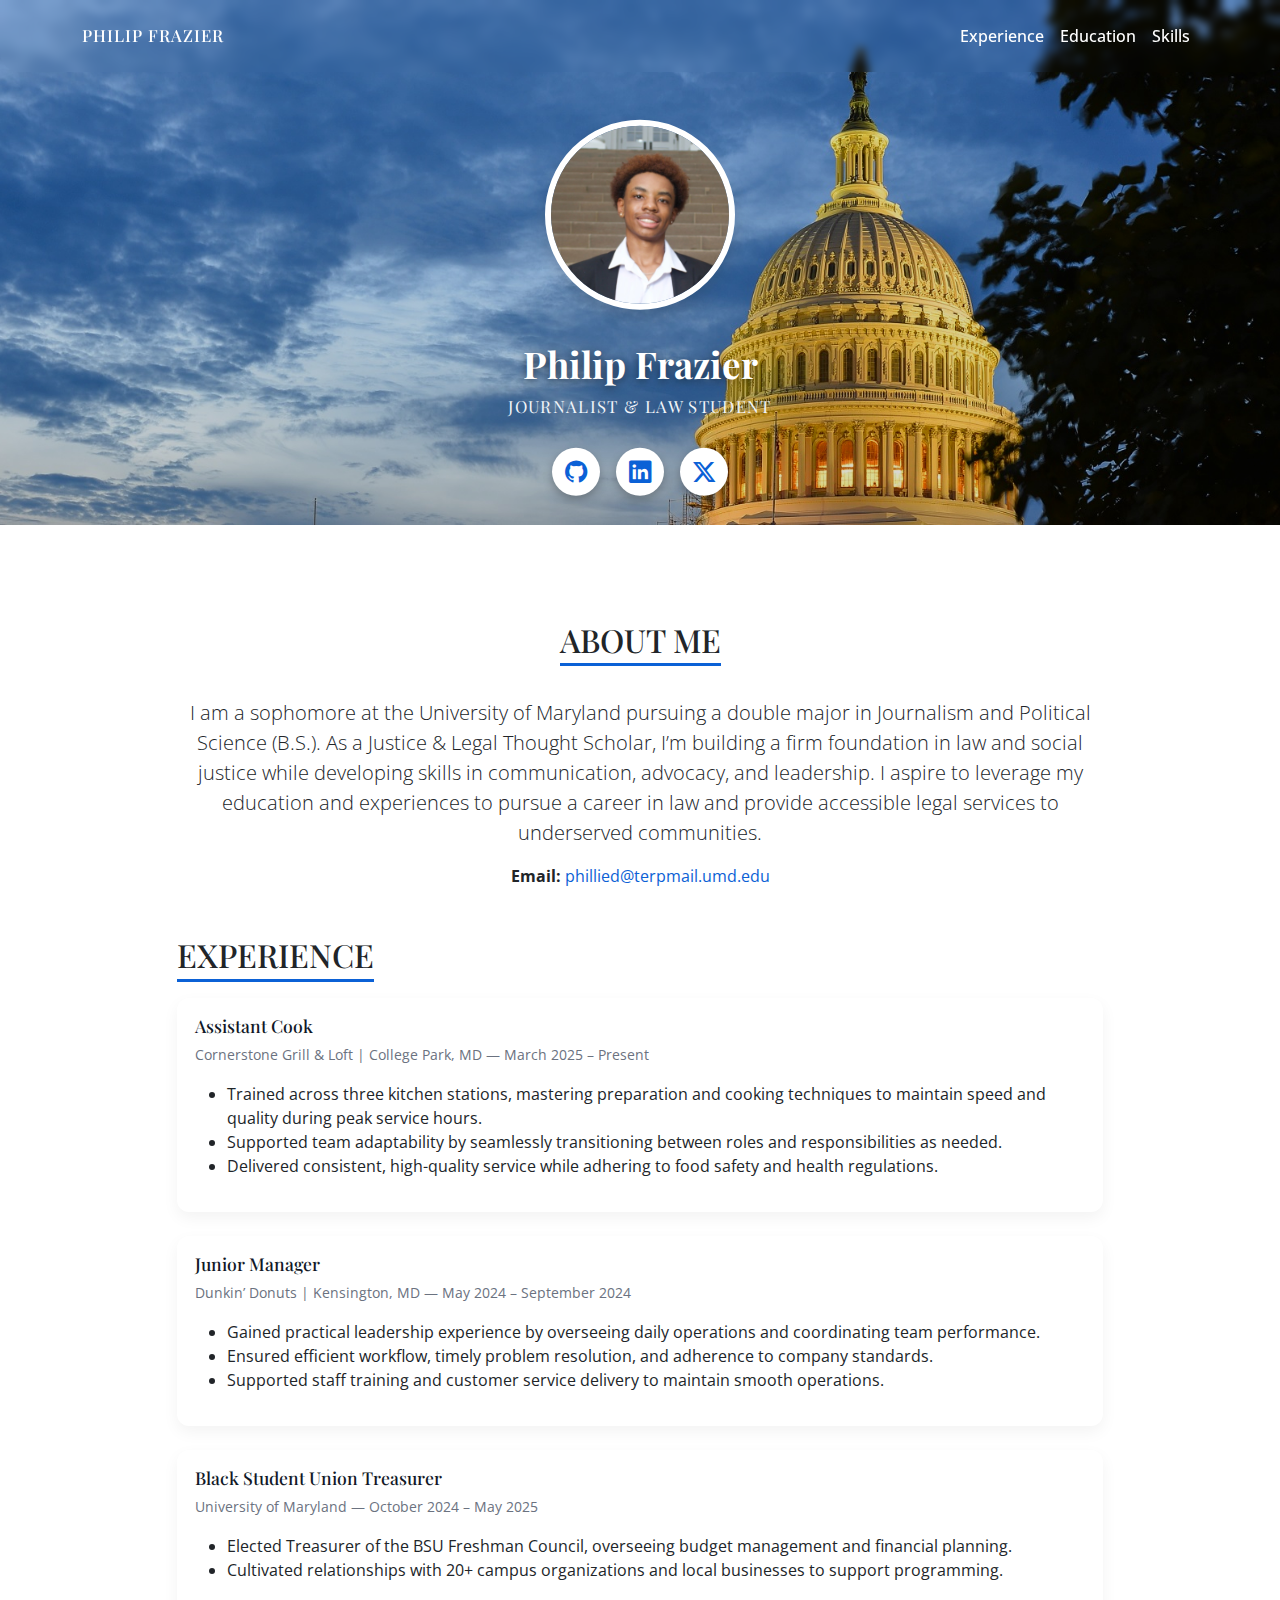
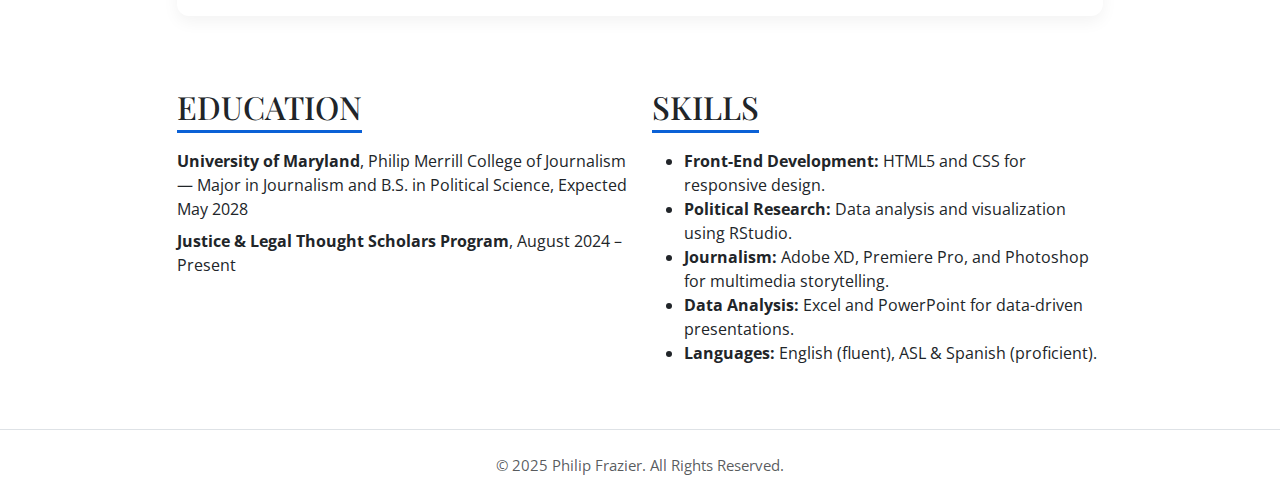
<file: resume-project/philip-frazier-resume.html>
<!doctype html>
<html lang="en">
<head>
  <meta charset="utf-8" />
  <meta name="viewport" content="width=device-width,initial-scale=1" />
  <title>Philip Frazier — Resume</title>

  <!-- Bootstrap core CSS -->
  <link href="https://cdn.jsdelivr.net/npm/bootstrap@5.3.3/dist/css/bootstrap.min.css" rel="stylesheet">

  <!-- Bootstrap Icons -->
  <link href="https://cdn.jsdelivr.net/npm/bootstrap-icons@1.11.3/font/bootstrap-icons.css" rel="stylesheet">

  <!-- Google Fonts -->
  <link href="https://fonts.googleapis.com/css2?family=Playfair+Display:wght@600;700&family=Open+Sans:wght@300;400;600&display=swap" rel="stylesheet">

  <!-- Custom Styles -->
  <link rel="stylesheet" href="philip-frazier-resume.css">
</head>

<body id="top" class="text-dark">

<!-- HEADER / TOPPER -->
<header class="page-topper position-relative">
  <div class="topper-image" role="img" aria-label="U.S. Capitol Building background"></div>

  <!-- NAVBAR -->
  <nav class="navbar navbar-expand-lg navbar-dark bg-transparent position-absolute top-0 w-100">
    <div class="container">
      <a class="navbar-brand display-name text-white" href="#top">PHILIP FRAZIER</a>
      <button class="navbar-toggler" type="button" data-bs-toggle="collapse" data-bs-target="#navMain" aria-controls="navMain" aria-expanded="false" aria-label="Toggle navigation">
        <span class="navbar-toggler-icon"></span>
      </button>

      <div class="collapse navbar-collapse justify-content-end" id="navMain">
        <ul class="navbar-nav align-items-lg-center">
          <li class="nav-item"><a class="nav-link text-white" href="#experience">Experience</a></li>
          <li class="nav-item"><a class="nav-link text-white" href="#education">Education</a></li>
          <li class="nav-item"><a class="nav-link text-white" href="#skills">Skills</a></li>
        </ul>
      </div>
    </div>
  </nav>

  <!-- TOPPER CONTENT -->
  <div class="topper-content text-center">
    <img src="philip.jpeg" alt="Philip Frazier headshot" class="headshot rounded-circle shadow" />
    <h1 class="topper-name mt-3">Philip Frazier</h1>
    <p class="topper-subtitle">Journalist &amp; Law Student</p>

    <!-- SOCIAL ICONS -->
    <div class="social-icons">
      <a href="https://github.com/PhillieDefault/philipfrazier-jour352" target="_blank" class="social-link" aria-label="GitHub">
        <i class="bi bi-github"></i>
      </a>
      <a href="https://www.linkedin.com/in/philip-frazier-004ab1285/" target="_blank" class="social-link" aria-label="LinkedIn">
        <i class="bi bi-linkedin"></i>
      </a>
      <a href="https://x.com/philipfrazzy" target="_blank" class="social-link" aria-label="Twitter / X">
        <i class="bi bi-twitter-x"></i>
      </a>
    </div>
  </div>
</header>

<!-- MAIN CONTENT -->
<main class="container my-5 pt-5">
  <div class="row justify-content-center">
    <div class="col-lg-10">
      <!-- ABOUT -->
      <section id="about" class="mb-5 text-center">
        <h2 class="section-heading">ABOUT ME</h2>
        <p class="lead small mt-3">
          I am a sophomore at the University of Maryland pursuing a double major in Journalism and Political Science (B.S.). As a Justice &amp; Legal Thought Scholar, I’m building a firm foundation in law and social justice while developing skills in communication, advocacy, and leadership. I aspire to leverage my education and experiences to pursue a career in law and provide accessible legal services to underserved communities.
        </p>
        <ul class="contact-list list-unstyled mt-3">
          <li><strong>Email:</strong> <a href="mailto:phillied@terpmail.umd.edu">phillied@terpmail.umd.edu</a></li>
        </ul>
      </section>

      <!-- EXPERIENCE -->
      <section id="experience" class="mb-5">
        <h2 class="section-heading">EXPERIENCE</h2>

        <article class="job mb-4">
          <h3 class="job-title">Assistant Cook</h3>
          <p class="job-meta">Cornerstone Grill &amp; Loft | College Park, MD — March 2025 – Present</p>
          <ul>
            <li>Trained across three kitchen stations, mastering preparation and cooking techniques to maintain speed and quality during peak service hours.</li>
            <li>Supported team adaptability by seamlessly transitioning between roles and responsibilities as needed.</li>
            <li>Delivered consistent, high-quality service while adhering to food safety and health regulations.</li>
          </ul>
        </article>

        <article class="job mb-4">
          <h3 class="job-title">Junior Manager</h3>
          <p class="job-meta">Dunkin’ Donuts | Kensington, MD — May 2024 – September 2024</p>
          <ul>
            <li>Gained practical leadership experience by overseeing daily operations and coordinating team performance.</li>
            <li>Ensured efficient workflow, timely problem resolution, and adherence to company standards.</li>
            <li>Supported staff training and customer service delivery to maintain smooth operations.</li>
          </ul>
        </article>

        <article class="job">
          <h3 class="job-title">Black Student Union Treasurer</h3>
          <p class="job-meta">University of Maryland — October 2024 – May 2025</p>
          <ul>
            <li>Elected Treasurer of the BSU Freshman Council, overseeing budget management and financial planning.</li>
            <li>Cultivated relationships with 20+ campus organizations and local businesses to support programming.</li>
          </ul>
        </article>
      </section>

      <!-- EDUCATION & SKILLS -->
      <div class="row mt-5 gx-4 gy-4">
        <div id="education" class="col-md-6">
          <h2 class="section-heading">EDUCATION</h2>
          <ul class="list-unstyled">
            <li><strong>University of Maryland</strong>, Philip Merrill College of Journalism — Major in Journalism and B.S. in Political Science, Expected May 2028</li>
            <li class="mt-2"><strong>Justice &amp; Legal Thought Scholars Program</strong>, August 2024 – Present</li>
          </ul>
        </div>

        <div id="skills" class="col-md-6">
          <h2 class="section-heading">SKILLS</h2>
          <ul class="skills-list">
            <li><strong>Front-End Development:</strong> HTML5 and CSS for responsive design.</li>
            <li><strong>Political Research:</strong> Data analysis and visualization using RStudio.</li>
            <li><strong>Journalism:</strong> Adobe XD, Premiere Pro, and Photoshop for multimedia storytelling.</li>
            <li><strong>Data Analysis:</strong> Excel and PowerPoint for data-driven presentations.</li>
            <li><strong>Languages:</strong> English (fluent), ASL & Spanish (proficient).</li>
          </ul>
        </div>
      </div>
    </div>
  </div>
</main>

<!-- FOOTER -->
<footer class="site-footer text-center py-4 border-top">
  <p class="mb-0 text-muted">&copy; 2025 Philip Frazier. All Rights Reserved.</p>
</footer>

<!-- Bootstrap JS -->
<script src="https://cdn.jsdelivr.net/npm/bootstrap@5.3.3/dist/js/bootstrap.bundle.min.js"></script>
</body>
</html>
</file>
<file: FrazierLayout/stylesheet.css>
body {
    font-family: 'Playfair Display', serif;
    color: #222;
    background: #fafafa;
    margin: 0;
    line-height: 1.7;
}

.masthead {
    display: flex;
    justify-content: space-between;
    align-items: center;
    background: #fff;
    padding: 0.6em 1em;
    border-bottom: 1px solid #ccc;
    position: sticky;
    top: 0;
    z-index: 100;
    font-weight: 600;
}

.masthead-center {
    text-align: center;
    font-size: 1.2em;
}

.subscribe {
    text-decoration: none;
    color: #000;
    border: 1px solid #000;
    padding: 0.3em 0.8em;
    border-radius: 4px;
    font-size: 0.9em;
    transition: 0.3s;
}

#content {
    width: 900px;
    margin: 2em auto;
    background: #fff;
    padding: 2em;
    box-shadow: 0 2px 8px rgba(0,0,0,0.1);
}

.headline {
    font-size: 2.5em;
    font-weight: 700;
    text-align: center;
    margin-bottom: 0.4em;
}

.chatter {
    font-size: 1.2em;
    color: #555;
    text-align: center;
    margin-bottom: 1.5em;
}

.byline {
    text-align: center;
    font-size: 0.9em;
    color: #777;
    margin-bottom: 2em;
}

.article-body {
    column-count: 2;
    column-gap: 2em;
}

.article-body p,
.article-body blockquote,
.article-body h2,
.article-body img {
    break-inside: avoid;
}


blockquote {
    font-family: 'Crimson Pro', serif;
    font-style: italic;
    font-size: 1.1em;
    border-left: 4px solid #000;
    padding-left: 1em;
    margin: 2em 0;
    color: #444;
}

.wide-image,
.half-image {
    width: 100%;
    border-radius: 6px;
    margin: 1.5em 0;
}

.related-links {
    border-top: 1px solid #ccc;
    margin-top: 3em;
    padding-top: 1.5em;
}

.related-links h3 {
    font-size: 1.2em;
    font-weight: 700;
    margin-bottom: 1em;
}

.related-links ul {
    list-style: none;
    padding: 0;
}

.related-links li {
    margin-bottom: 0.6em;
}

.related-links a {
    text-decoration: none;
    color: #0047AB;
    font-weight: 500;
}
</file>
<file: midterm/stylesheet.css>
/*Base Page Setup*/
html, body {
  font-size: 14px;
  margin: 0px auto 30px auto; 
  padding: 0;
  background-color: #f4f4f4;
  font-family: Helvetica, Arial, sans-serif;
  color: #222;
  line-height: 1.7;
  text-align: center; 
}

/*Page Wrapper*/
.page-wrapper {
  width: 70%; 
  max-width: 90%;     
  margin: 0px auto 30px auto;   
  background-color: #ffffff;
  padding: 48px;
  text-align: center;  
}

/*Masthead / Banner*/
#masthead {
  background-color: #fff;
  border-bottom: 2px solid #000;
  position: relative;
}
.masthead-top {
  display: flex;
  justify-content: space-between;
  align-items: center;
   padding: 0 20px;  
  position: relative;
  top: 0;
  left: 0;
}

/* Burger button */
.burger {
  font-size: 28px;
  color: #003f07;
}

/* Subscribe link */
.subscribe-link {
  font-family: "Source Sans 3", sans-serif;
  font-size: 14px;
  text-transform: uppercase;
  color: #000;
  font-weight: 600;
  border: 1px solid ;
  padding: 6px 12px;
  border-radius: 4px;
}

.masthead-center {
  text-align: center;
  margin-top: 10px;
}
.pub-name {
  font-family: "Playfair Display", serif;
  font-size: 44px;
  letter-spacing: 2px;
  text-transform: uppercase;
  margin: 0;
}

.ampersand {
  font-style: italic;
  color: #c79a3a; 
}

/*Headline*/
.main-headline {
  font-family: "Playfair Display", Georgia, serif;
  font-size: 40px;
  line-height: 1.1;
  color: #1a1a1a;
  margin: 0px;
  text-align: center; 
}

/*Byline & Date*/
#byline {
  font-family: Georgia, 'Times New Roman', Times, serif;
  font-size: 18px;
  margin: 0px auto 30px auto;
  color: #000000;
  font: bolder;
  margin-bottom: 10px;
  text-align: center;

}
.pub-date {
  font-family: Georgia, 'Times New Roman', Times, serif;
  text-align: center;
  margin-left: 8px;
  color: #777;
  font-size: 13px;
}

/*Subheadings*/
.subhead {
  font-family: "Playfair Display", Georgia, serif;
  font-size: 22px;
  font-weight: 600;
  color: #2c3e3e;
  margin: 50px 0 20px 0;
  line-height: 1.2;
  text-align: center;
}

.subheading {
  font-family: "Playfair Display", Georgia, serif;
  width: 60%;
  margin: 25px auto 20px auto;
  font-style: italic;
  text-align: center;
  font-size: 1.2em;
}

/*Figures & Captions*/
/*Hero Image*/
.hero-figure {
  width: 90vw;           
  margin-left: 50%;        
  transform: translateX(-50%);
  position: relative;
}

.hero-figure img.hero {
  width: 100%;
  height: auto;
  display: block;
}

.hero-figure .caption {
  max-width: 880px;
  margin: 10px auto 0;
  text-align: center;
  font-size: 13px;
  color: #666;
}

figure img {
  width: 75%;
  height: auto;
  display: block;
  margin: 2px auto;
}
.caption {
  font-size: 13px;
  color: #666;
  text-align: center;
  margin-top: 6px;
}

/*Pullquotes*/
.pullquote {
  margin: 36px auto;
  padding: 20px 28px;
  border-left: 6px solid #c9a349;
  background-color: #faf6ef;
  font-style: italic;
  font-family: Georgia, serif;
  font-size: 18px;
  color: #333;
  max-width: 80%;
  text-align: center;
}

/*Related Items*/
#related {
  margin-top: 50px 10px 0px;
  border-top: 15px ;
  text-align: center;
}
#related h3 {
  font-family: Georgia, serif;
  font-size: 20px;
  color: #1a1a1a;
  margin-bottom: 12px;
}
.related-list {
  list-style: none;
  padding: 0;
  margin: 0;
}
.related-list li {
  margin: 8px 0;
}
.related-list a {
  color: #0b4d6c;
  font-weight: 600;
  text-decoration: none;
}
.related-list a:hover {
  text-decoration: underline;
 
}
</file>
<file: resume-project/style.css>
/*styles for my resume*/
body {
font-family: Calibri, Arial, Open sans-serif;
}

/* Container */
#container {
width: 100%;
max-width: 1200px;
margin: 0 auto;
padding-bottom: 50px;
}

/* Name section */
#name {
font-size: 3em;
color: #33485e;
border-bottom: 1px solid #33485e;
width: 60%;
min-width: 300px;
margin: 0 auto;
text-align: center;
}

/* Title */
#title {
font-weight: 1.5em;
font-size: 22px;
color:#33485e;
text-align: center;
margin: 20px 0 0 10px;
font-weight: bold;
}

/*Mission Statement */
.missionstatement {
  width: 50%;
  margin: 0px auto 30px auto;
  text-align: center;
  text-align: justify;
  font-size: 1em;
}

/* Section borders */
ul {
  line-height: 1.5;     
  margin-bottom: 10px;  
}

.sectionbox {
  border: 0.5px solid #33485e;
  width: 70%;
  min-width: 300px;
  padding: 16px;
  background-color: #33485e; 
  box-sizing: border-box;
}

/* Contact info list */
.menu {
text-align: center;
}
.menu li {
display: inline;
margin: 0 2px;
}

/* Section Headers */
.sectionheader {
font-size: 1.5em;  
font-weight: bold 400px; 
margin: 20px px 0 10px 0;
color: #ffffff;
width: 70%;
min-width: 200px;
line-height: 1.8px;
}

/* Job title */
.jobtitle {
margin: 25px px 0 10px 0;
font-weight: bold 600px;
font-size: 1.5em;
}

/* Organization */
.organization {
font-weight: bold 400px;
font-size: 1.0em; 
}

/* Date */
.date {
margin: 2px 0 0 0;
font-weight: bold 400px;
font-style: italic;
font-size: 1.0em;
}

/* Paragraphs */
.description {
margin: 15px 0;
font-size: 1.0em;
}

/* Education list */
#degrees {
margin: 5px 20px 5px 0;
font-size: 1.0em;
}

/* Skills list */
#do {
margin: 5px 0 0 0;

}
</file>
<file: resume-project/philip-frazier-resume.css>
:root {
  --accent: #0b61d6;
  --muted: #6b7280;
  --heading-font: "Playfair Display", serif;
  --body-font: "Open Sans", sans-serif;
}

/* Base */
body {
  font-family: var(--body-font);
  color: #111827;
  background: #fff;
}
a {
  color: var(--accent);
  text-decoration: none;
}
a:hover {
  text-decoration: underline;
}

/* Navbar */
.display-name {
  font-family: var(--heading-font);
  font-size: 1.05rem;
  letter-spacing: 0.06em;
  text-transform: uppercase;
}

.navbar {
  position: fixed;
  top: 0;
  left: 0;
  width: 100%;
  background: rgba(255, 255, 255, 0.15);
  backdrop-filter: blur(4px);
  border-radius: 0 0 20px 20px;
  padding: 1rem 2rem;
  z-index: 999;
  display: flex;
  justify-content: space-between;
  align-items: center;
}

/* Navbar links */
.navbar a {
  color: white;
  font-weight: 500;
}
.navbar a:hover {
  color: #f5d76e;
}

.nav-link {
  position: relative;
  color: #fff;
  text-decoration: none;
}
.nav-link::after {
  content: '';
  position: absolute;
  width: 0%;
  height: 2px;
  left: 0;
  bottom: -5px;
  background-color: var(--accent);
  transition: width 0.3s;
}
.nav-link:hover::after {
  width: 100%;
}

/* Page Topper */
.page-topper {
  position: relative;
  width: 100%;
  height: 525px;
  overflow: hidden;
}

.topper-image {
  background: url('capitol.jpg') center top/cover no-repeat;
  filter: brightness(0.85) saturate(1.1);
  width: 100%;
  height: 100%;
  position: absolute;
  top: 0;
  left: 0;
  z-index: 0;
}

.topper-content {
  position: relative;
  top: 55%;
  transform: translateY(-45%);
  text-align: center;
  color: #fff;
  z-index: 2;
}

/* Headshot */
.headshot {
  width: 190px;
  height: 190px;
  object-fit: cover;
  border-radius: 50%;
  border: 6px solid #fff;
  box-shadow: 0 6px 18px rgba(0, 0, 0, 0.35);
  margin-bottom: 1rem;
}

/* Name + Subtitle */
.topper-name {
  font-family: var(--heading-font);
  font-weight: 700;
  font-size: 2.3rem;
  text-shadow: 0 2px 8px rgba(0,0,0,0.5);
}
.topper-subtitle {
  font-family: var(--heading-font);
  letter-spacing: 0.08em;
  text-transform: uppercase;
  font-size: 1.05rem;
  color: #f1f5f9;
  margin-top: 0.3rem;
}

/* Social Icons */
.social-icons {
  display: flex;
  gap: 1rem;
  justify-content: center;
  margin-top: 1.8rem;
}
.social-link {
  display: flex;
  align-items: center;
  justify-content: center;
  width: 48px;
  height: 48px;
  border-radius: 50%;
  background: #fff;
  color: var(--accent);
  font-size: 1.4rem;
  box-shadow: 0 4px 10px rgba(0,0,0,0.25);
  transition: transform 0.2s ease, box-shadow 0.2s ease;
}
.social-link:hover {
  transform: translateY(-4px);
  box-shadow: 0 8px 20px rgba(0,0,0,0.3);
}

/* Section Headings */
.section-heading {
  font-family: var(--heading-font);
  border-bottom: 3px solid var(--accent);
  display: inline-block;
  padding-bottom: 4px;
  margin-bottom: 1rem;
}

/* Job Cards */
.job {
  background: #fff;
  border-radius: 12px;
  padding: 1.1rem;
  box-shadow: 0 6px 16px rgba(0,0,0,0.05);
}
.job-title {
  font-family: var(--heading-font);
  font-size: 1.1rem;
  color: #111827;
}
.job-meta {
  color: var(--muted);
  font-size: 0.9rem;
}

/* Footer */
.site-footer {
  font-size: 0.92rem;
  background: #fff;
  color: var(--muted);
}

/* Responsive */
@media (max-width: 768px) {
  .page-topper {
    height: 420px;
  }
  .headshot {
    width: 140px;
    height: 140px;
  }
  .topper-name {
    font-size: 1.9rem;
  }
}
</file>
